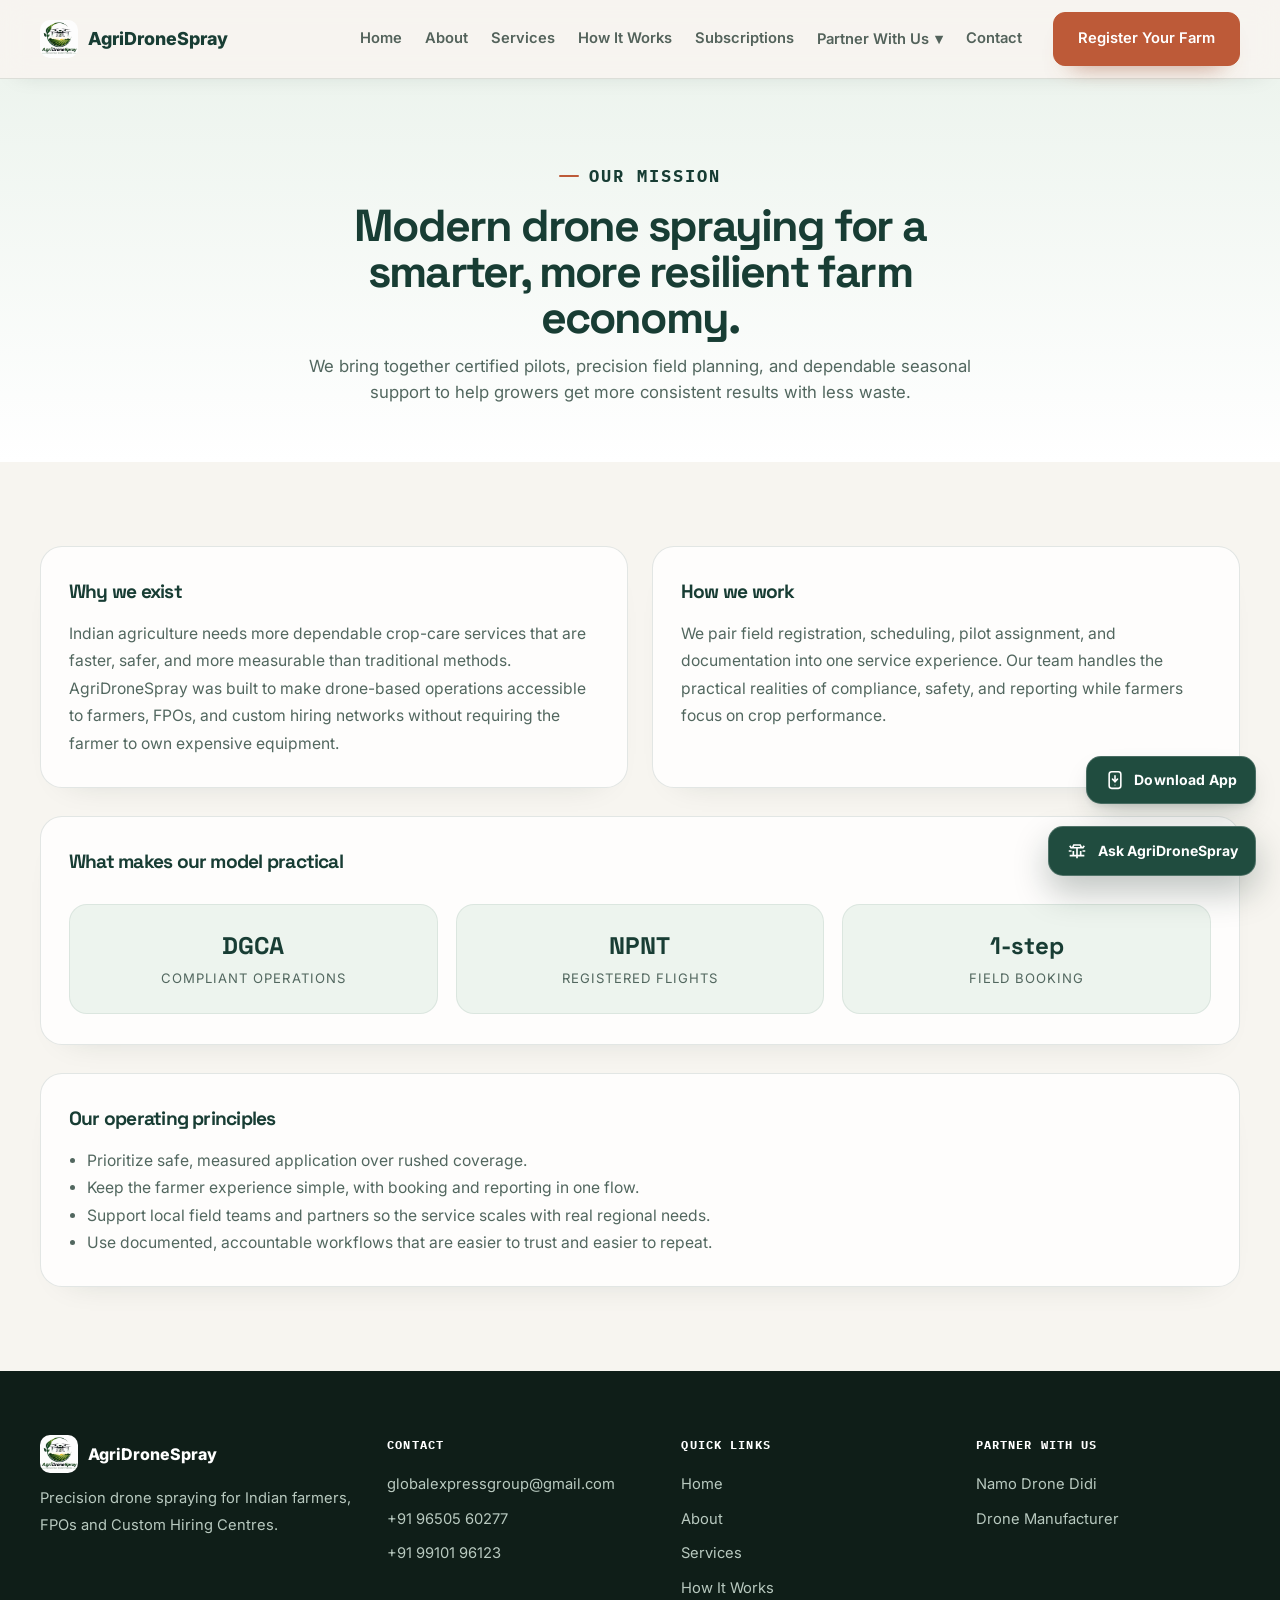
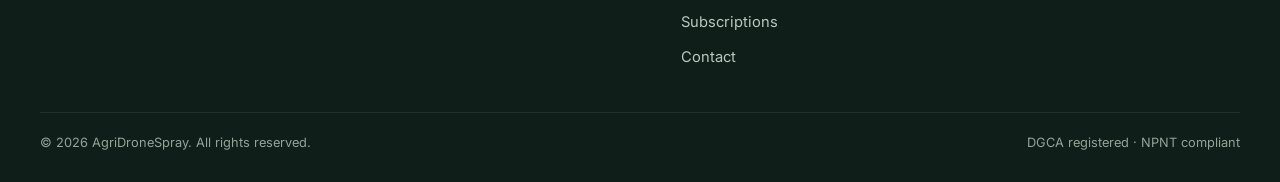
<file: about.html>
<!DOCTYPE html>
<html lang="en">
<head>
  <meta charset="UTF-8">
  <meta name="viewport" content="width=device-width, initial-scale=1.0">
  <meta name="description" content="Learn about AgriDroneSpray, our mission, certifications, and working model for precision drone spraying across Indian agricultural fields.">
  <title>About | AgriDroneSpray</title>
  <link rel="icon" type="image/png" href="images/agrilogo.png">
  <link rel="preconnect" href="https://fonts.googleapis.com">
  <link rel="preconnect" href="https://fonts.gstatic.com" crossorigin>
  <link href="https://fonts.googleapis.com/css2?family=Space+Grotesk:wght@500;600;700;800&family=Inter:wght@400;500;600;700;800&family=IBM+Plex+Mono:wght@500;600;700&display=swap" rel="stylesheet">
  <link rel="stylesheet" href="style.css">
</head>
<body>
  <header class="site-header">
    <div class="container nav-shell">
      <a class="brand" href="index.html" aria-label="AgriDroneSpray home">
        <img src="images/agrilogo.png" alt="AgriDroneSpray logo" class="brand-mark">
        <span>AgriDroneSpray</span>
      </a>

      <button class="mobile-menu-toggle" type="button" aria-label="Toggle navigation" aria-expanded="false">
        <span></span><span></span><span></span>
      </button>

      <nav class="site-nav" aria-label="Main navigation">
        <a href="index.html">Home</a>
        <a href="about.html">About</a>
        <a href="services.html">Services</a>
        <a href="how-it-works.html">How It Works</a>
        <a href="subscriptions.html">Subscriptions</a>
        <div class="dropdown" id="partner-dropdown">
          <button class="dropdown-toggle" type="button" aria-expanded="false">Partner With Us <span>▾</span></button>
          <div class="dropdown-menu">
            <a href="https://docs.google.com/forms/d/e/1FAIpQLSezo7x4SZkI5Ug528nwZWpwgu4HiYxoPdIJz7jRpflZesdfiA/viewform?usp=publish-editor" target="_blank" rel="noopener noreferrer">Namo Drone Didi<span class="sub-label">Register as a woman drone pilot</span></a>
            <a href="https://docs.google.com/forms/d/e/1FAIpQLSfd8u_MVBABeG5TDL6mk4-8PeZevK_sm74b-hEuBDDJDRCDsw/viewform?usp=publish-editor" target="_blank" rel="noopener noreferrer">Drone Manufacturer<span class="sub-label">Register as a hardware supplier</span></a>
          </div>
        </div>
        <a href="contact.html">Contact</a>
        <a class="btn btn-primary nav-cta" href="https://docs.google.com/forms/d/e/1FAIpQLScYnKKK-byx_Y8SdkagxnxbbaeSUS8AXygkr1INLG9EoblY4w/viewform?usp=publish-editor" target="_blank" rel="noopener noreferrer">Register Your Farm</a>
      </nav>
    </div>
  </header>

  <main>
    <section class="page-intro">
      <div class="container">
        <p class="eyebrow dark">Our mission</p>
        <h1>Modern drone spraying for a smarter, more resilient farm economy.</h1>
        <p>We bring together certified pilots, precision field planning, and dependable seasonal support to help growers get more consistent results with less waste.</p>
      </div>
    </section>

    <section class="page-content">
      <div class="container stack-section">
        <div class="mission-grid">
          <article class="content-card">
            <h3>Why we exist</h3>
            <p>Indian agriculture needs more dependable crop-care services that are faster, safer, and more measurable than traditional methods. AgriDroneSpray was built to make drone-based operations accessible to farmers, FPOs, and custom hiring networks without requiring the farmer to own expensive equipment.</p>
          </article>
          <article class="content-card">
            <h3>How we work</h3>
            <p>We pair field registration, scheduling, pilot assignment, and documentation into one service experience. Our team handles the practical realities of compliance, safety, and reporting while farmers focus on crop performance.</p>
          </article>
        </div>

        <div class="content-card">
          <h3>What makes our model practical</h3>
          <div class="metrics-row">
            <div class="metric-box"><strong>DGCA</strong><span>compliant operations</span></div>
            <div class="metric-box"><strong>NPNT</strong><span>registered flights</span></div>
            <div class="metric-box"><strong>1-step</strong><span>field booking</span></div>
          </div>
        </div>

        <div class="content-card">
          <h3>Our operating principles</h3>
          <ul>
            <li>Prioritize safe, measured application over rushed coverage.</li>
            <li>Keep the farmer experience simple, with booking and reporting in one flow.</li>
            <li>Support local field teams and partners so the service scales with real regional needs.</li>
            <li>Use documented, accountable workflows that are easier to trust and easier to repeat.</li>
          </ul>
        </div>
      </div>
    </section>
  </main>

  <footer class="site-footer">
    <div class="container footer-grid">
      <div>
        <div class="footer-brand">
          <img src="images/agrilogo.png" alt="AgriDroneSpray logo" class="brand-mark">
          <span>AgriDroneSpray</span>
        </div>
        <p>Precision drone spraying for Indian farmers, FPOs and Custom Hiring Centres.</p>
      </div>

      <div>
        <h4>Contact</h4>
        <a href="mailto:globalexpressgroup@gmail.com">globalexpressgroup@gmail.com</a>
        <a href="tel:+919650560277">+91 96505 60277</a>
        <a href="tel:+919910196123">+91 99101 96123</a>
      </div>

      <div>
        <h4>Quick Links</h4>
        <a href="index.html">Home</a>
        <a href="about.html">About</a>
        <a href="services.html">Services</a>
        <a href="how-it-works.html">How It Works</a>
        <a href="subscriptions.html">Subscriptions</a>
        <a href="contact.html">Contact</a>
      </div>

      <div>
        <h4>Partner With Us</h4>
        <a href="https://docs.google.com/forms/d/e/1FAIpQLSezo7x4SZkI5Ug528nwZWpwgu4HiYxoPdIJz7jRpflZesdfiA/viewform?usp=publish-editor" target="_blank" rel="noopener noreferrer">Namo Drone Didi</a>
        <a href="https://docs.google.com/forms/d/e/1FAIpQLSfd8u_MVBABeG5TDL6mk4-8PeZevK_sm74b-hEuBDDJDRCDsw/viewform?usp=publish-editor" target="_blank" rel="noopener noreferrer">Drone Manufacturer</a>
      </div>
    </div>

    <div class="container bottom-bar">
      <span>© 2026 AgriDroneSpray. All rights reserved.</span>
      <span>DGCA registered · NPNT compliant</span>
    </div>
  </footer>

  <script src="script.js"></script>
  <!-- AgriDroneSpray App Download CTA — floating above chatbot -->
  <a id="ads-app-download-cta" class="ads-app-download-cta" href="/AgriDroneSpray.apk" download="AgriDroneSpray.apk" aria-label="Download AgriDroneSpray Android App">
    <svg class="ads-app-cta-icon" viewBox="0 0 24 24" aria-hidden="true" fill="none" stroke="currentColor" stroke-width="1.9" stroke-linecap="round" stroke-linejoin="round"><rect x="5" y="2" width="14" height="20" rx="3" ry="3"/><line x1="12" y1="7" x2="12" y2="14"/><polyline points="9 11 12 14 15 11"/><circle cx="12" cy="18" r="0.6" fill="currentColor" stroke="none"/></svg>
    <span class="ads-app-cta-label">Download App</span>
  </a>

  <script src="chatbot.js"></script>
</body>
</html>
</file>
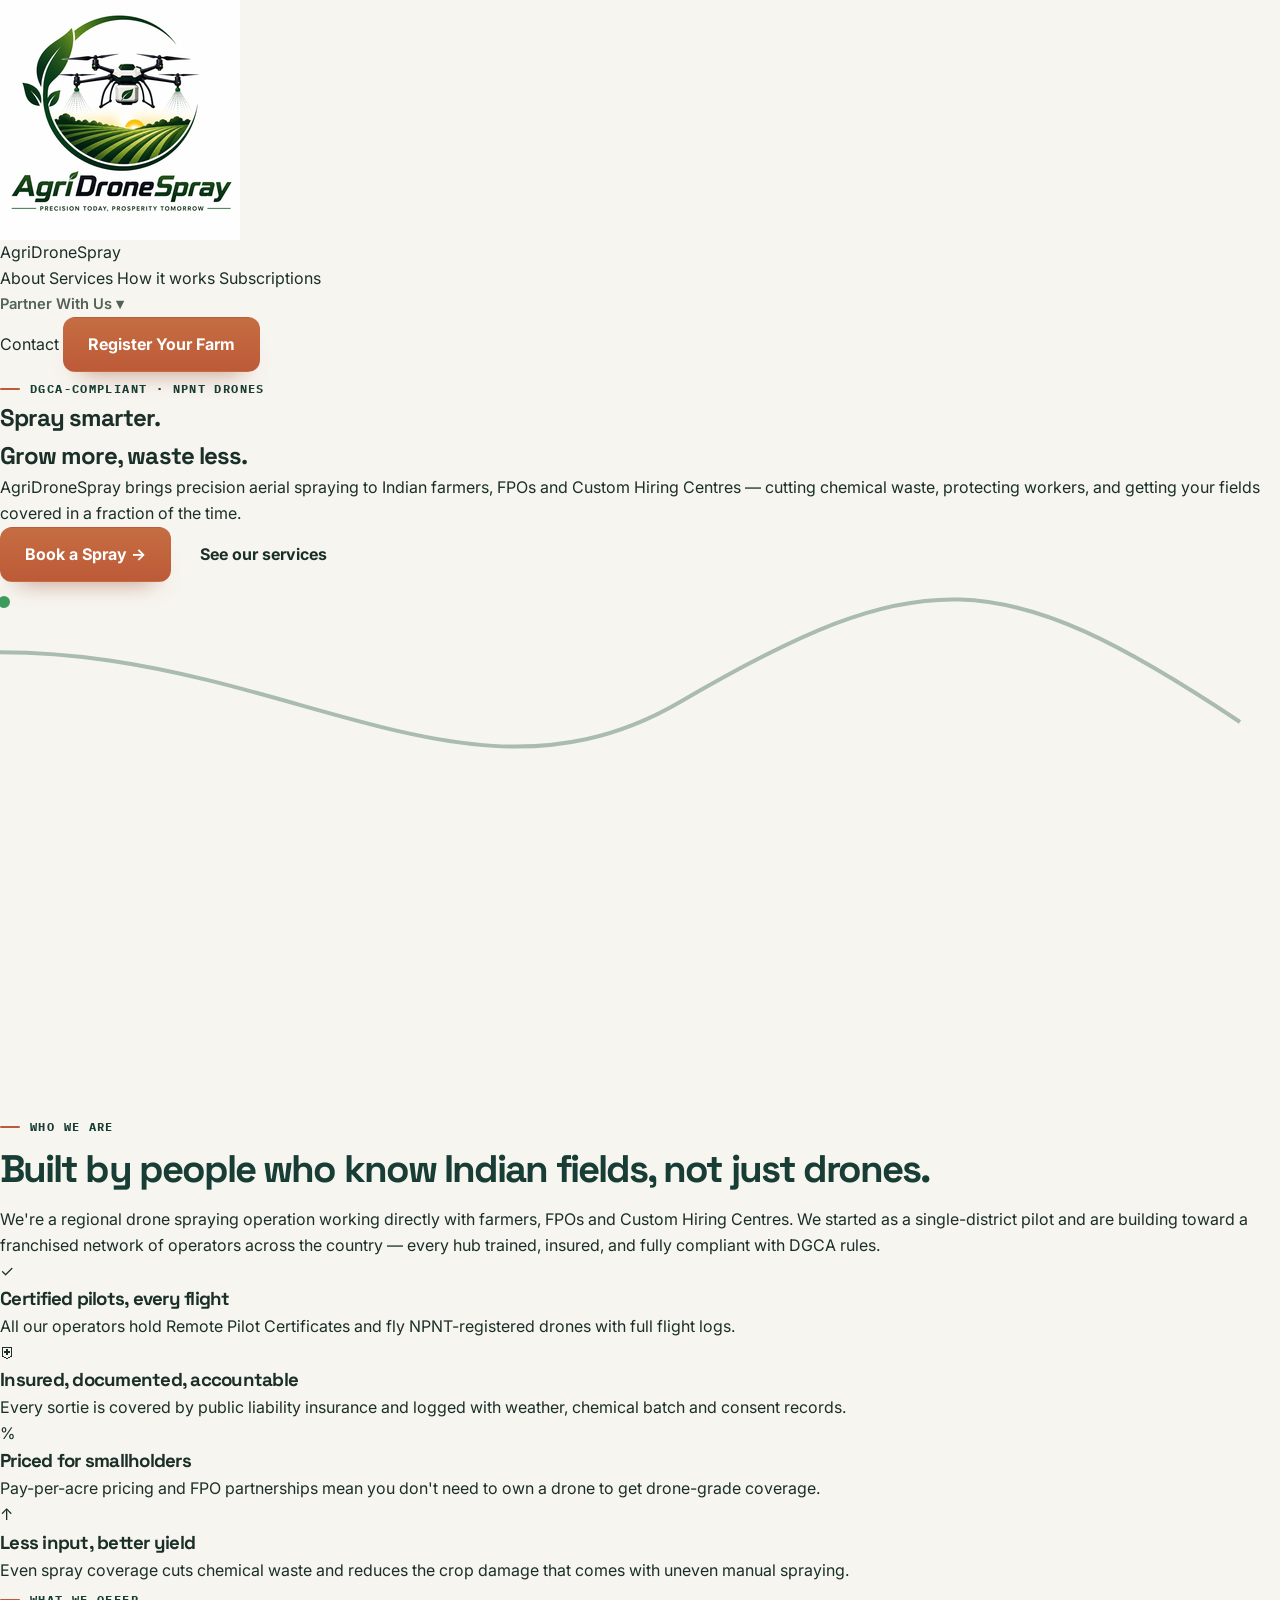
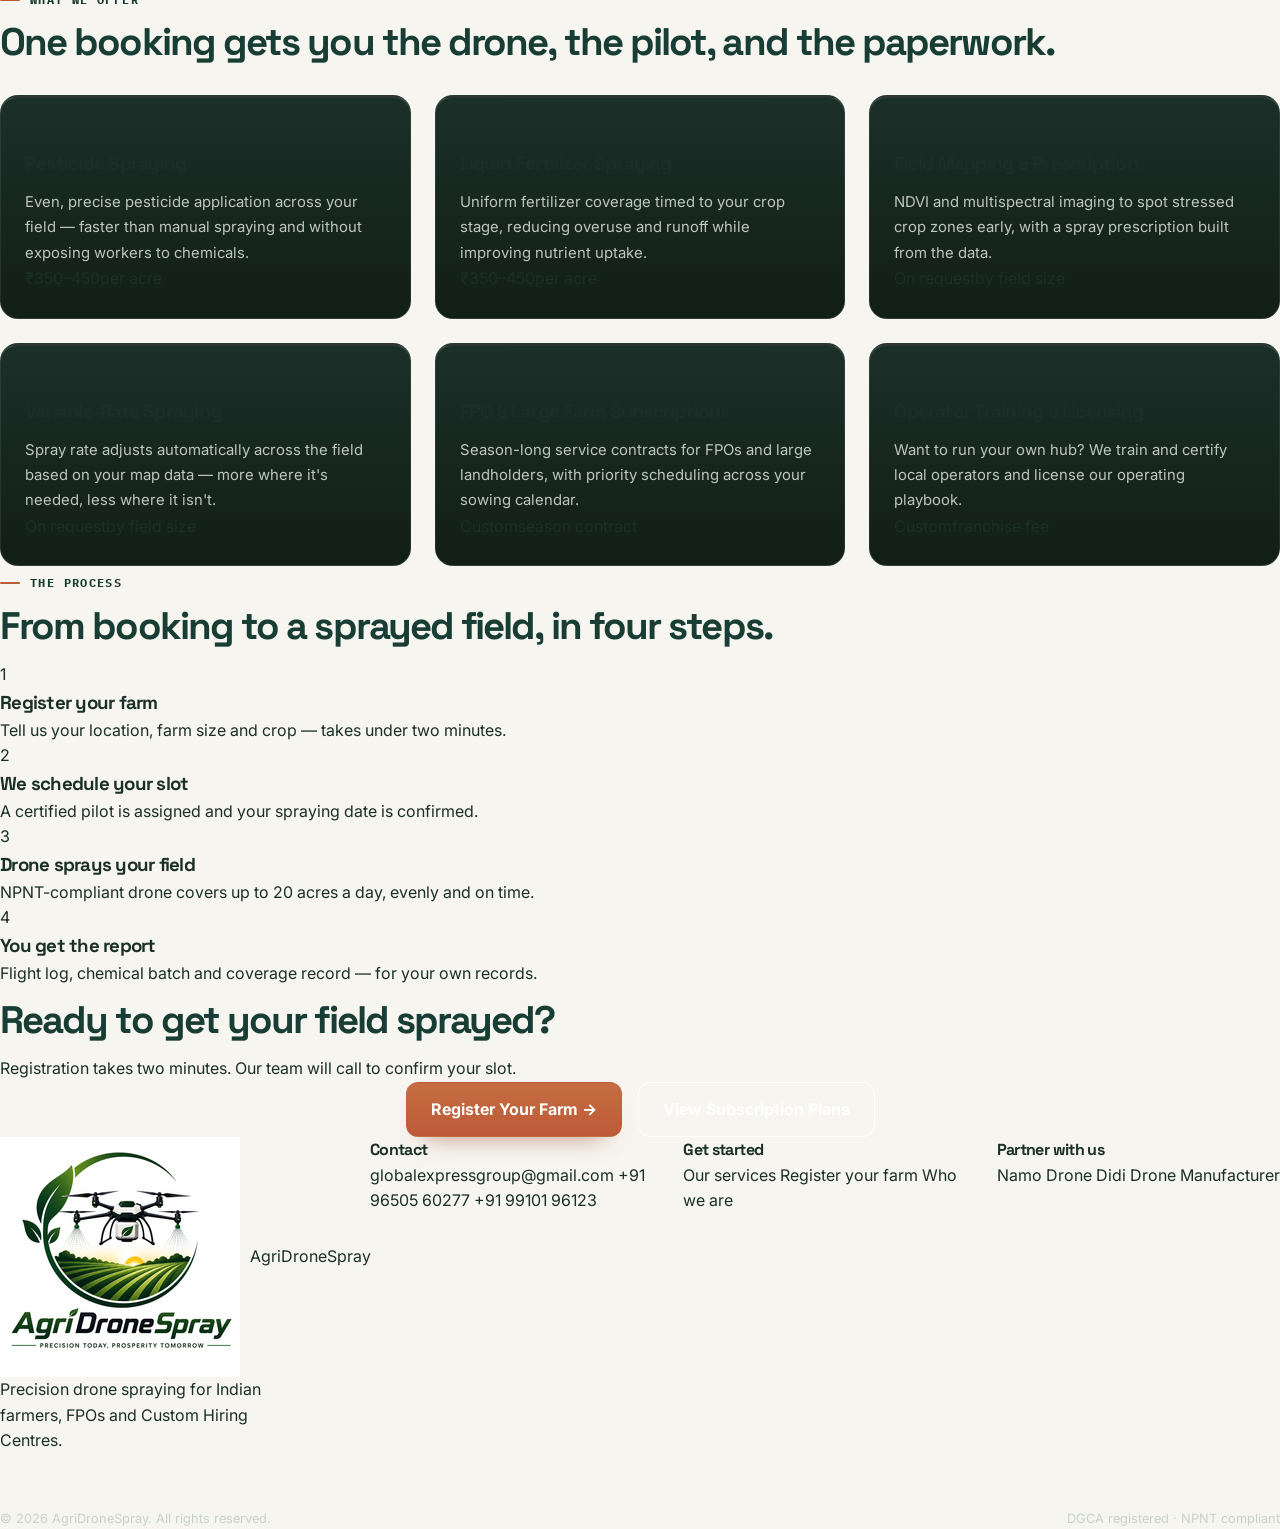
<file: agridronespray.html>
<!DOCTYPE html>
<html lang="en">
<head>
<meta charset="UTF-8">
<meta name="viewport" content="width=device-width, initial-scale=1.0">
<title>AgriDroneSpray — Precision Drone Spraying for Indian Farms</title>
<link rel="icon" type="image/png" href="images/agrilogo.png">
<link rel="preconnect" href="https://fonts.googleapis.com">
<link href="https://fonts.googleapis.com/css2?family=Space+Grotesk:wght@500;600;700&family=Inter:wght@400;500;600;700&family=IBM+Plex+Mono:wght@500&display=swap" rel="stylesheet">
<link rel="stylesheet" href="style.css">
</head>
<body>
<div id="home-page">

  <nav>
    <div class="logo">
    <img src="images/agrilogo.png" alt="Agri Logo" class="logo-mark">
      AgriDroneSpray
    </div>
    <div class="nav-links">
      <a class="link" href="#about">About</a>
      <a class="link" href="#services">Services</a>
      <a class="link" href="#how">How it works</a>
      <a class="link" onclick="showPage('subscribe')" style="cursor:pointer;">Subscriptions</a>
      <div class="dropdown" id="partner-dropdown">
        <a class="link dropdown-toggle" onclick="toggleDropdown(event)">Partner With Us ▾</a>
        <div class="dropdown-menu">
          <a href="https://docs.google.com/forms/d/e/1FAIpQLSezo7x4SZkI5Ug528nwZWpwgu4HiYxoPdIJz7jRpflZesdfiA/viewform?usp=publish-editor" target="_blank" rel="noopener noreferrer">Namo Drone Didi<span class="sub-label">Register as a woman drone pilot</span></a>
          <a href="https://docs.google.com/forms/d/e/1FAIpQLSfd8u_MVBABeG5TDL6mk4-8PeZevK_sm74b-hEuBDDJDRCDsw/viewform?usp=publish-editor" target="_blank" rel="noopener noreferrer">Drone Manufacturer<span class="sub-label">Register as a hardware supplier</span></a>
        </div>
      </div>
      <a class="link" href="#contact">Contact</a>
      <a class="btn btn-primary" href="https://docs.google.com/forms/d/e/1FAIpQLScYnKKK-byx_Y8SdkagxnxbbaeSUS8AXygkr1INLG9EoblY4w/viewform?usp=publish-editor" target="_blank" rel="noopener noreferrer">Register Your Farm</a>
    </div>
  </nav>

  <section class="hero">
    <div>
      <div class="eyebrow">DGCA-compliant · NPNT drones</div>
      <h1>Spray smarter.<br>Grow <span class="hl">more</span>, waste less.</h1>
      <p class="sub">AgriDroneSpray brings precision aerial spraying to Indian farmers, FPOs and Custom Hiring Centres — cutting chemical waste, protecting workers, and getting your fields covered in a fraction of the time.</p>
      <div class="hero-ctas">
        <a class="btn btn-primary" href="https://docs.google.com/forms/d/e/1FAIpQLScYnKKK-byx_Y8SdkagxnxbbaeSUS8AXygkr1INLG9EoblY4w/viewform?usp=publish-editor" target="_blank" rel="noopener noreferrer">Book a Spray →</a>
        <a class="btn btn-outline" href="#services">See our services</a>
      </div>

    </div>

    <div class="scene" aria-hidden="true">
      <div class="field-rows"></div>
      <svg class="flight-path" viewBox="0 0 640 260" width="100%" height="100%">
        <path class="path-line" d="M -60 40 C 120 10, 220 130, 340 60 S 500 -10, 620 70" stroke="#1B4D3E" stroke-width="2" fill="none" opacity="0.35"/>
        <g class="drone-group">
          <g transform="translate(-18,-14)">
            <circle cx="0" cy="24" r="3" fill="#3E9B5C" class="droplet"/>
            <circle cx="10" cy="24" r="3" fill="#3E9B5C" class="droplet"/>
            <circle cx="20" cy="24" r="3" fill="#3E9B5C" class="droplet"/>
            <line x1="-4" y1="4" x2="36" y2="4" stroke="#152A1F" stroke-width="2"/>
            <line x1="16" y1="-6" x2="16" y2="14" stroke="#152A1F" stroke-width="2"/>
            <circle cx="-4" cy="4" r="6" fill="none" stroke="#1B4D3E" stroke-width="2"/>
            <circle cx="36" cy="4" r="6" fill="none" stroke="#1B4D3E" stroke-width="2"/>
            <rect x="10" y="2" width="12" height="8" rx="2" fill="#E3A63E"/>
          </g>
        </g>
      </svg>
    </div>
  </section>


  <section class="about" id="about">
    <div class="about-grid">
      <div>
        <div class="eyebrow">Who we are</div>
        <h2>Built by people who know Indian fields, not just drones.</h2>
        <p class="about-lead" style="margin-top:18px;">We're a regional drone spraying operation working directly with farmers, FPOs and Custom Hiring Centres. We started as a single-district pilot and are building toward a franchised network of operators across the country — every hub trained, insured, and fully compliant with DGCA rules.</p>
      </div>
      <div class="value-list">
        <div class="value-item">
          <div class="value-icon" style="background:var(--cobalt);">✓</div>
          <div><h3>Certified pilots, every flight</h3><p>All our operators hold Remote Pilot Certificates and fly NPNT-registered drones with full flight logs.</p></div>
        </div>
        <div class="value-item">
          <div class="value-icon" style="background:var(--leaf);">⛨</div>
          <div><h3>Insured, documented, accountable</h3><p>Every sortie is covered by public liability insurance and logged with weather, chemical batch and consent records.</p></div>
        </div>
        <div class="value-item">
          <div class="value-icon" style="background:var(--marigold); color:var(--ink);">%</div>
          <div><h3>Priced for smallholders</h3><p>Pay-per-acre pricing and FPO partnerships mean you don't need to own a drone to get drone-grade coverage.</p></div>
        </div>
        <div class="value-item">
          <div class="value-icon" style="background:var(--chili);">↑</div>
          <div><h3>Less input, better yield</h3><p>Even spray coverage cuts chemical waste and reduces the crop damage that comes with uneven manual spraying.</p></div>
        </div>
      </div>
    </div>
  </section>

 
  <section class="services" id="services">
    <div class="eyebrow">What we offer</div>
    <h2>One booking gets you the drone, the pilot, and the paperwork.</h2>
    <div class="service-grid">
      <div class="service-card">
        <span class="tag tag-core">Core service</span>
        <h3>Pesticide Spraying</h3>
        <p>Even, precise pesticide application across your field — faster than manual spraying and without exposing workers to chemicals.</p>
        <div class="price-row"><span class="price">₹350–450</span><span class="price-unit">per acre</span></div>
      </div>
      <div class="service-card">
        <span class="tag tag-core">Core service</span>
        <h3>Liquid Fertilizer Spraying</h3>
        <p>Uniform fertilizer coverage timed to your crop stage, reducing overuse and runoff while improving nutrient uptake.</p>
        <div class="price-row"><span class="price">₹350–450</span><span class="price-unit">per acre</span></div>
      </div>
      <div class="service-card">
        <span class="tag tag-premium">Premium</span>
        <h3>Field Mapping & Prescription</h3>
        <p>NDVI and multispectral imaging to spot stressed crop zones early, with a spray prescription built from the data.</p>
        <div class="price-row"><span class="price">On request</span><span class="price-unit">by field size</span></div>
      </div>
      <div class="service-card">
        <span class="tag tag-premium">Premium</span>
        <h3>Variable-Rate Spraying</h3>
        <p>Spray rate adjusts automatically across the field based on your map data — more where it's needed, less where it isn't.</p>
        <div class="price-row"><span class="price">On request</span><span class="price-unit">by field size</span></div>
      </div>
      <div class="service-card">
        <span class="tag tag-premium">Premium</span>
        <h3>FPO & Large Farm Subscriptions</h3>
        <p>Season-long service contracts for FPOs and large landholders, with priority scheduling across your sowing calendar.</p>
        <div class="price-row"><span class="price">Custom</span><span class="price-unit">season contract</span></div>
      </div>
      <div class="service-card">
        <span class="tag tag-premium">Premium</span>
        <h3>Operator Training & Licensing</h3>
        <p>Want to run your own hub? We train and certify local operators and license our operating playbook.</p>
        <div class="price-row"><span class="price">Custom</span><span class="price-unit">franchise fee</span></div>
      </div>
    </div>
  </section>

  
  <section class="how" id="how">
    <div class="eyebrow">The process</div>
    <h2>From booking to a sprayed field, in four steps.</h2>
    <div class="steps">
      <div class="step">
        <div class="step-num">1</div>
        <h3>Register your farm</h3>
        <p>Tell us your location, farm size and crop — takes under two minutes.</p>
      </div>
      <div class="step">
        <div class="step-num">2</div>
        <h3>We schedule your slot</h3>
        <p>A certified pilot is assigned and your spraying date is confirmed.</p>
      </div>
      <div class="step">
        <div class="step-num">3</div>
        <h3>Drone sprays your field</h3>
        <p>NPNT-compliant drone covers up to 20 acres a day, evenly and on time.</p>
      </div>
      <div class="step">
        <div class="step-num">4</div>
        <h3>You get the report</h3>
        <p>Flight log, chemical batch and coverage record — for your own records.</p>
      </div>
    </div>
  </section>

 
  <section class="cta-band">
    <h2>Ready to get your field sprayed?</h2>
    <p>Registration takes two minutes. Our team will call to confirm your slot.</p>
    <div style="display:flex; gap:16px; justify-content:center; flex-wrap:wrap;">
      <a class="btn btn-primary" href="https://docs.google.com/forms/d/e/1FAIpQLScYnKKK-byx_Y8SdkagxnxbbaeSUS8AXygkr1INLG9EoblY4w/viewform?usp=publish-editor" target="_blank" rel="noopener noreferrer">Register Your Farm →</a>
      <a class="btn btn-outline" style="border-color:white; color:white;" onclick="showPage('subscribe')">View Subscription Plans</a>
    </div>
  </section>

 
  <footer id="contact">
    <div class="footer-grid">
      <div>
        <div class="footer-logo" style="display:flex; align-items:center; gap:10px;">
          <img src="images/agrilogo.png" alt="Agri Logo" class="logo-mark">
          AgriDroneSpray
        </div>
        <p style="max-width:280px;">Precision drone spraying for Indian farmers, FPOs and Custom Hiring Centres.</p>
      </div>
      <div>
        <h4>Contact</h4>
        <a href="mailto:globalexpressgroup@gmail.com">globalexpressgroup@gmail.com</a>
        <a href="tel:+919650560277">+91 96505 60277</a>
        <a href="tel:+919910196123">+91 99101 96123</a>
      </div>
      <div>
        <h4>Get started</h4>
        <a href="#services">Our services</a>
        <a href="https://docs.google.com/forms/d/e/1FAIpQLScYnKKK-byx_Y8SdkagxnxbbaeSUS8AXygkr1INLG9EoblY4w/viewform?usp=publish-editor" target="_blank" rel="noopener noreferrer">Register your farm</a>
        <a href="#about">Who we are</a>
      </div>
      <div>
        <h4>Partner with us</h4>
        <a href="https://docs.google.com/forms/d/e/1FAIpQLSezo7x4SZkI5Ug528nwZWpwgu4HiYxoPdIJz7jRpflZesdfiA/viewform?usp=publish-editor" target="_blank" rel="noopener noreferrer">Namo Drone Didi</a>
        <a href="https://docs.google.com/forms/d/e/1FAIpQLSfd8u_MVBABeG5TDL6mk4-8PeZevK_sm74b-hEuBDDJDRCDsw/viewform?usp=publish-editor" target="_blank" rel="noopener noreferrer">Drone Manufacturer</a>
      </div>
    </div>
    <div class="bottom-bar">
      <span>© 2026 AgriDroneSpray. All rights reserved.</span>
      <span>DGCA registered · NPNT compliant</span>
    </div>
  </footer>
</div>

<div id="subscribe-page">
  <nav>
    <div class="logo">
      <img src="images/agrilogo.png" alt="Agri Logo" class="logo-mark">
      AgriDroneSpray
    </div>
    <div class="nav-links">
      <a class="btn btn-outline" onclick="showPage('home')">← Back to Home</a>
    </div>
  </nav>

  <div class="plans-hero">
    <div class="eyebrow" style="justify-content:center;">Subscription plans</div>
    <h1>Pick a plan, we'll cover the rest of the season</h1>
    <p>Subscribe once and skip re-booking for every spray — our team confirms each visit with you in advance.</p>
  </div>

  <div class="plans-grid" id="plans-grid">
    <div class="plan-card">
      <h3>Pay-As-You-Spray</h3>
      <p class="plan-desc">No commitment — book and pay for each visit as you need it.</p>
      <div class="plan-price">₹350–450<span class="unit"> / acre / visit</span></div>
      <ul class="plan-features">
        <li>Pesticide or fertilizer spraying</li>
        <li>Certified pilot & NPNT-compliant drone</li>
        <li>Flight log & coverage report</li>
        <li>Book any time, no lock-in</li>
      </ul>
      <button class="btn btn-outline btn-block" onclick="openSubscriptionForm('Pay-As-You-Spray')">Subscribe Now</button>
    </div>

    <div class="plan-card featured">
      <span class="plan-badge">Most popular</span>
      <h3>Seasonal Plan</h3>
      <p class="plan-desc">Two scheduled sprayings across your crop's growth cycle, at a discounted rate.</p>
      <div class="plan-price">₹640<span class="unit"> / acre / season</span></div>
      <ul class="plan-features">
        <li>2 sprayings across the season</li>
        <li>Priority scheduling over pay-per-visit</li>
        <li>Free field consultation before first visit</li>
        <li>Locked-in seasonal rate</li>
      </ul>
      <button class="btn btn-primary btn-block" onclick="openSubscriptionForm('Seasonal Plan')">Subscribe Now</button>
    </div>

    <div class="plan-card">
      <h3>Annual Grower Plan</h3>
      <p class="plan-desc">Best for multi-crop farms and FPOs spraying across more than one season a year.</p>
      <div class="plan-price">₹1,150<span class="unit"> / acre / year</span></div>
      <ul class="plan-features">
        <li>Up to 4 sprayings across the year</li>
        <li>Top priority scheduling</li>
        <li>Free NDVI field map, once a year</li>
        <li>Dedicated account contact</li>
      </ul>
      <button class="btn btn-outline btn-block" onclick="openSubscriptionForm('Annual Grower Plan')">Subscribe Now</button>
    </div>
  </div>
</div>

<script src="script.js"></script>
<script>
 
  var GOOGLE_FORMS = {
    subscription: "https://docs.google.com/forms/d/e/1FAIpQLScl67FDe9LzOm6SFFsbCEMr2iofjRhIvAct-5kkSAQ00BEtBw/viewform?usp=publish-editor"
  };

  function openSubscriptionForm(planName) {
    var url = GOOGLE_FORMS.subscription + "?usp=pp_url&entry.111111111=" + encodeURIComponent(planName);
    window.open(url, "_blank", "noopener,noreferrer");
  }
</script>

</body>
</html>
</file>
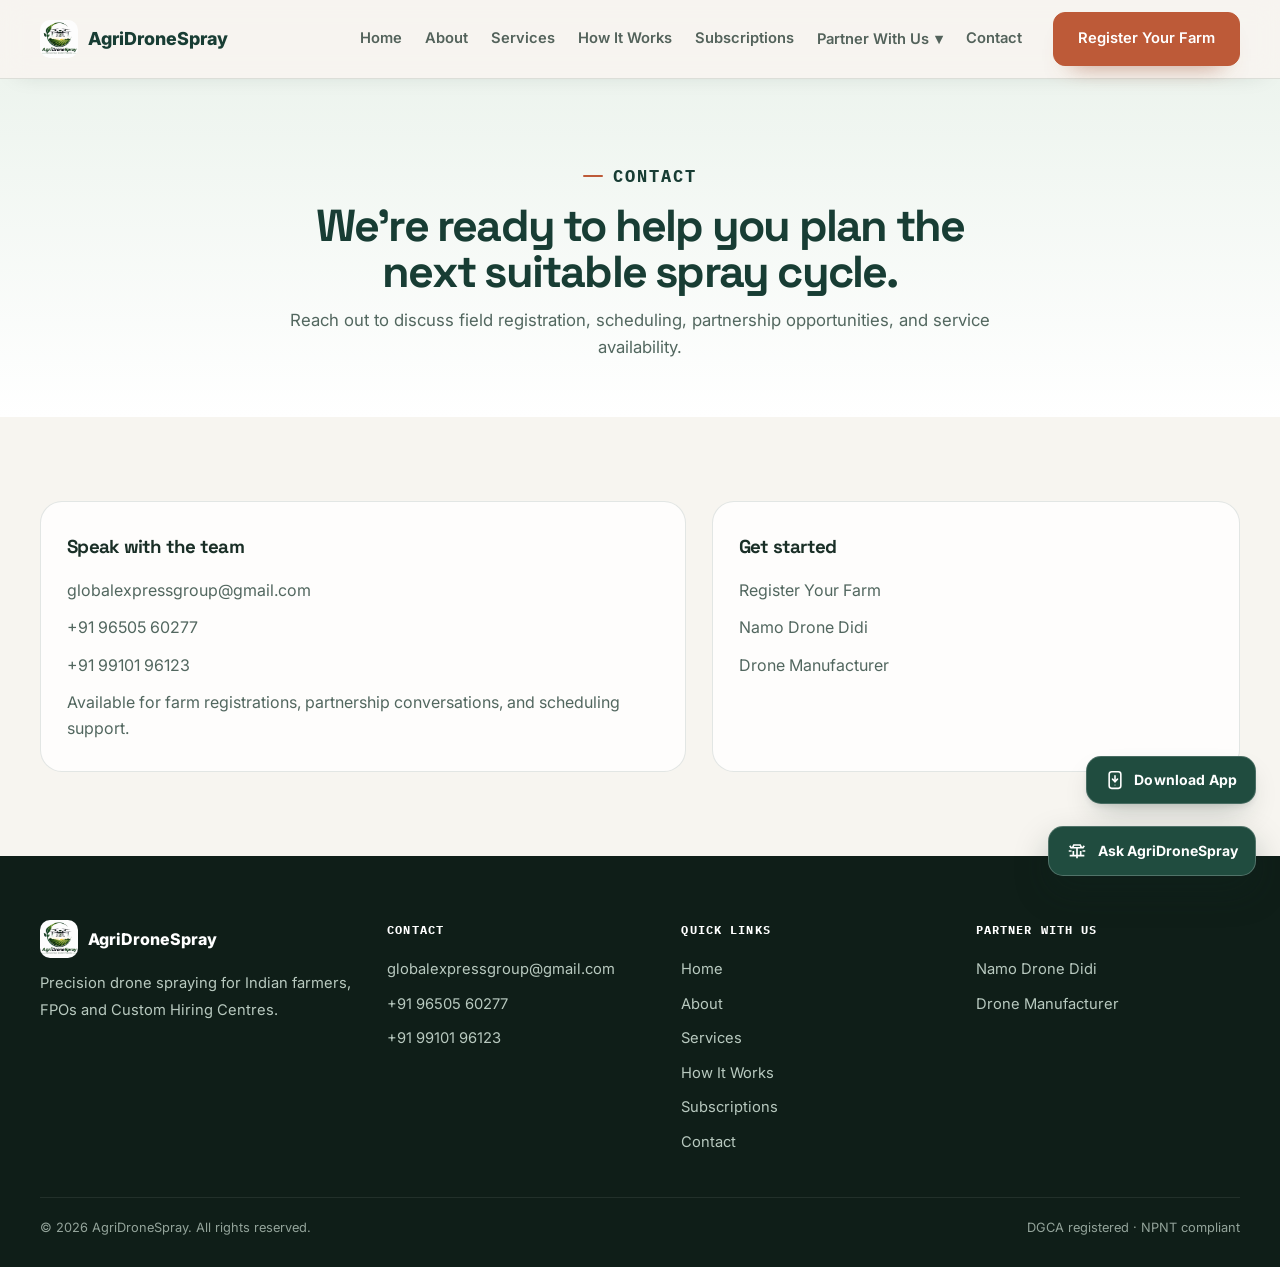
<file: contact.html>
<!DOCTYPE html>
<html lang="en">
<head>
  <meta charset="UTF-8">
  <meta name="viewport" content="width=device-width, initial-scale=1.0">
  <meta name="description" content="Contact AgriDroneSpray for precision drone spraying support, bookings, partnerships, and field planning in India.">
  <title>Contact | AgriDroneSpray</title>
  <link rel="icon" type="image/png" href="images/agrilogo.png">
  <link rel="preconnect" href="https://fonts.googleapis.com">
  <link rel="preconnect" href="https://fonts.gstatic.com" crossorigin>
  <link href="https://fonts.googleapis.com/css2?family=Space+Grotesk:wght@500;600;700;800&family=Inter:wght@400;500;600;700;800&family=IBM+Plex+Mono:wght@500;600;700&display=swap" rel="stylesheet">
  <link rel="stylesheet" href="style.css">
</head>
<body>
  <header class="site-header">
    <div class="container nav-shell">
      <a class="brand" href="index.html" aria-label="AgriDroneSpray home">
        <img src="images/agrilogo.png" alt="AgriDroneSpray logo" class="brand-mark">
        <span>AgriDroneSpray</span>
      </a>

      <button class="mobile-menu-toggle" type="button" aria-label="Toggle navigation" aria-expanded="false">
        <span></span><span></span><span></span>
      </button>

      <nav class="site-nav" aria-label="Main navigation">
        <a href="index.html">Home</a>
        <a href="about.html">About</a>
        <a href="services.html">Services</a>
        <a href="how-it-works.html">How It Works</a>
        <a href="subscriptions.html">Subscriptions</a>
        <div class="dropdown" id="partner-dropdown">
          <button class="dropdown-toggle" type="button" aria-expanded="false">Partner With Us <span>▾</span></button>
          <div class="dropdown-menu">
            <a href="https://docs.google.com/forms/d/e/1FAIpQLSezo7x4SZkI5Ug528nwZWpwgu4HiYxoPdIJz7jRpflZesdfiA/viewform?usp=publish-editor" target="_blank" rel="noopener noreferrer">Namo Drone Didi<span class="sub-label">Register as a woman drone pilot</span></a>
            <a href="https://docs.google.com/forms/d/e/1FAIpQLSfd8u_MVBABeG5TDL6mk4-8PeZevK_sm74b-hEuBDDJDRCDsw/viewform?usp=publish-editor" target="_blank" rel="noopener noreferrer">Drone Manufacturer<span class="sub-label">Register as a hardware supplier</span></a>
          </div>
        </div>
        <a href="contact.html">Contact</a>
        <a class="btn btn-primary nav-cta" href="https://docs.google.com/forms/d/e/1FAIpQLScYnKKK-byx_Y8SdkagxnxbbaeSUS8AXygkr1INLG9EoblY4w/viewform?usp=publish-editor" target="_blank" rel="noopener noreferrer">Register Your Farm</a>
      </nav>
    </div>
  </header>

  <main>
    <section class="page-intro">
      <div class="container">
        <p class="eyebrow dark">Contact</p>
        <h1>We’re ready to help you plan the next suitable spray cycle.</h1>
        <p>Reach out to discuss field registration, scheduling, partnership opportunities, and service availability.</p>
      </div>
    </section>

    <section class="page-content">
      <div class="container contact-grid">
        <article class="contact-card">
          <h3>Speak with the team</h3>
          <div class="contact-list">
            <a href="mailto:globalexpressgroup@gmail.com">globalexpressgroup@gmail.com</a>
            <a href="tel:+919650560277">+91 96505 60277</a>
            <a href="tel:+919910196123">+91 99101 96123</a>
            <span>Available for farm registrations, partnership conversations, and scheduling support.</span>
          </div>
        </article>

        <article class="contact-card">
          <h3>Get started</h3>
          <div class="contact-list">
            <a href="https://docs.google.com/forms/d/e/1FAIpQLScYnKKK-byx_Y8SdkagxnxbbaeSUS8AXygkr1INLG9EoblY4w/viewform?usp=publish-editor" target="_blank" rel="noopener noreferrer">Register Your Farm</a>
            <a href="https://docs.google.com/forms/d/e/1FAIpQLSezo7x4SZkI5Ug528nwZWpwgu4HiYxoPdIJz7jRpflZesdfiA/viewform?usp=publish-editor" target="_blank" rel="noopener noreferrer">Namo Drone Didi</a>
            <a href="https://docs.google.com/forms/d/e/1FAIpQLSfd8u_MVBABeG5TDL6mk4-8PeZevK_sm74b-hEuBDDJDRCDsw/viewform?usp=publish-editor" target="_blank" rel="noopener noreferrer">Drone Manufacturer</a>
          </div>
        </article>
      </div>
    </section>
  </main>

  <footer class="site-footer">
    <div class="container footer-grid">
      <div>
        <div class="footer-brand">
          <img src="images/agrilogo.png" alt="AgriDroneSpray logo" class="brand-mark">
          <span>AgriDroneSpray</span>
        </div>
        <p>Precision drone spraying for Indian farmers, FPOs and Custom Hiring Centres.</p>
      </div>

      <div>
        <h4>Contact</h4>
        <a href="mailto:globalexpressgroup@gmail.com">globalexpressgroup@gmail.com</a>
        <a href="tel:+919650560277">+91 96505 60277</a>
        <a href="tel:+919910196123">+91 99101 96123</a>
      </div>

      <div>
        <h4>Quick Links</h4>
        <a href="index.html">Home</a>
        <a href="about.html">About</a>
        <a href="services.html">Services</a>
        <a href="how-it-works.html">How It Works</a>
        <a href="subscriptions.html">Subscriptions</a>
        <a href="contact.html">Contact</a>
      </div>

      <div>
        <h4>Partner With Us</h4>
        <a href="https://docs.google.com/forms/d/e/1FAIpQLSezo7x4SZkI5Ug528nwZWpwgu4HiYxoPdIJz7jRpflZesdfiA/viewform?usp=publish-editor" target="_blank" rel="noopener noreferrer">Namo Drone Didi</a>
        <a href="https://docs.google.com/forms/d/e/1FAIpQLSfd8u_MVBABeG5TDL6mk4-8PeZevK_sm74b-hEuBDDJDRCDsw/viewform?usp=publish-editor" target="_blank" rel="noopener noreferrer">Drone Manufacturer</a>
      </div>
    </div>

    <div class="container bottom-bar">
      <span>© 2026 AgriDroneSpray. All rights reserved.</span>
      <span>DGCA registered · NPNT compliant</span>
    </div>
  </footer>

  <script src="script.js"></script>
  <!-- AgriDroneSpray App Download CTA — floating above chatbot -->
  <a id="ads-app-download-cta" class="ads-app-download-cta" href="/AgriDroneSpray.apk" download="AgriDroneSpray.apk" aria-label="Download AgriDroneSpray Android App">
    <svg class="ads-app-cta-icon" viewBox="0 0 24 24" aria-hidden="true" fill="none" stroke="currentColor" stroke-width="1.9" stroke-linecap="round" stroke-linejoin="round"><rect x="5" y="2" width="14" height="20" rx="3" ry="3"/><line x1="12" y1="7" x2="12" y2="14"/><polyline points="9 11 12 14 15 11"/><circle cx="12" cy="18" r="0.6" fill="currentColor" stroke="none"/></svg>
    <span class="ads-app-cta-label">Download App</span>
  </a>

  <script src="chatbot.js"></script>
</body>
</html>
</file>
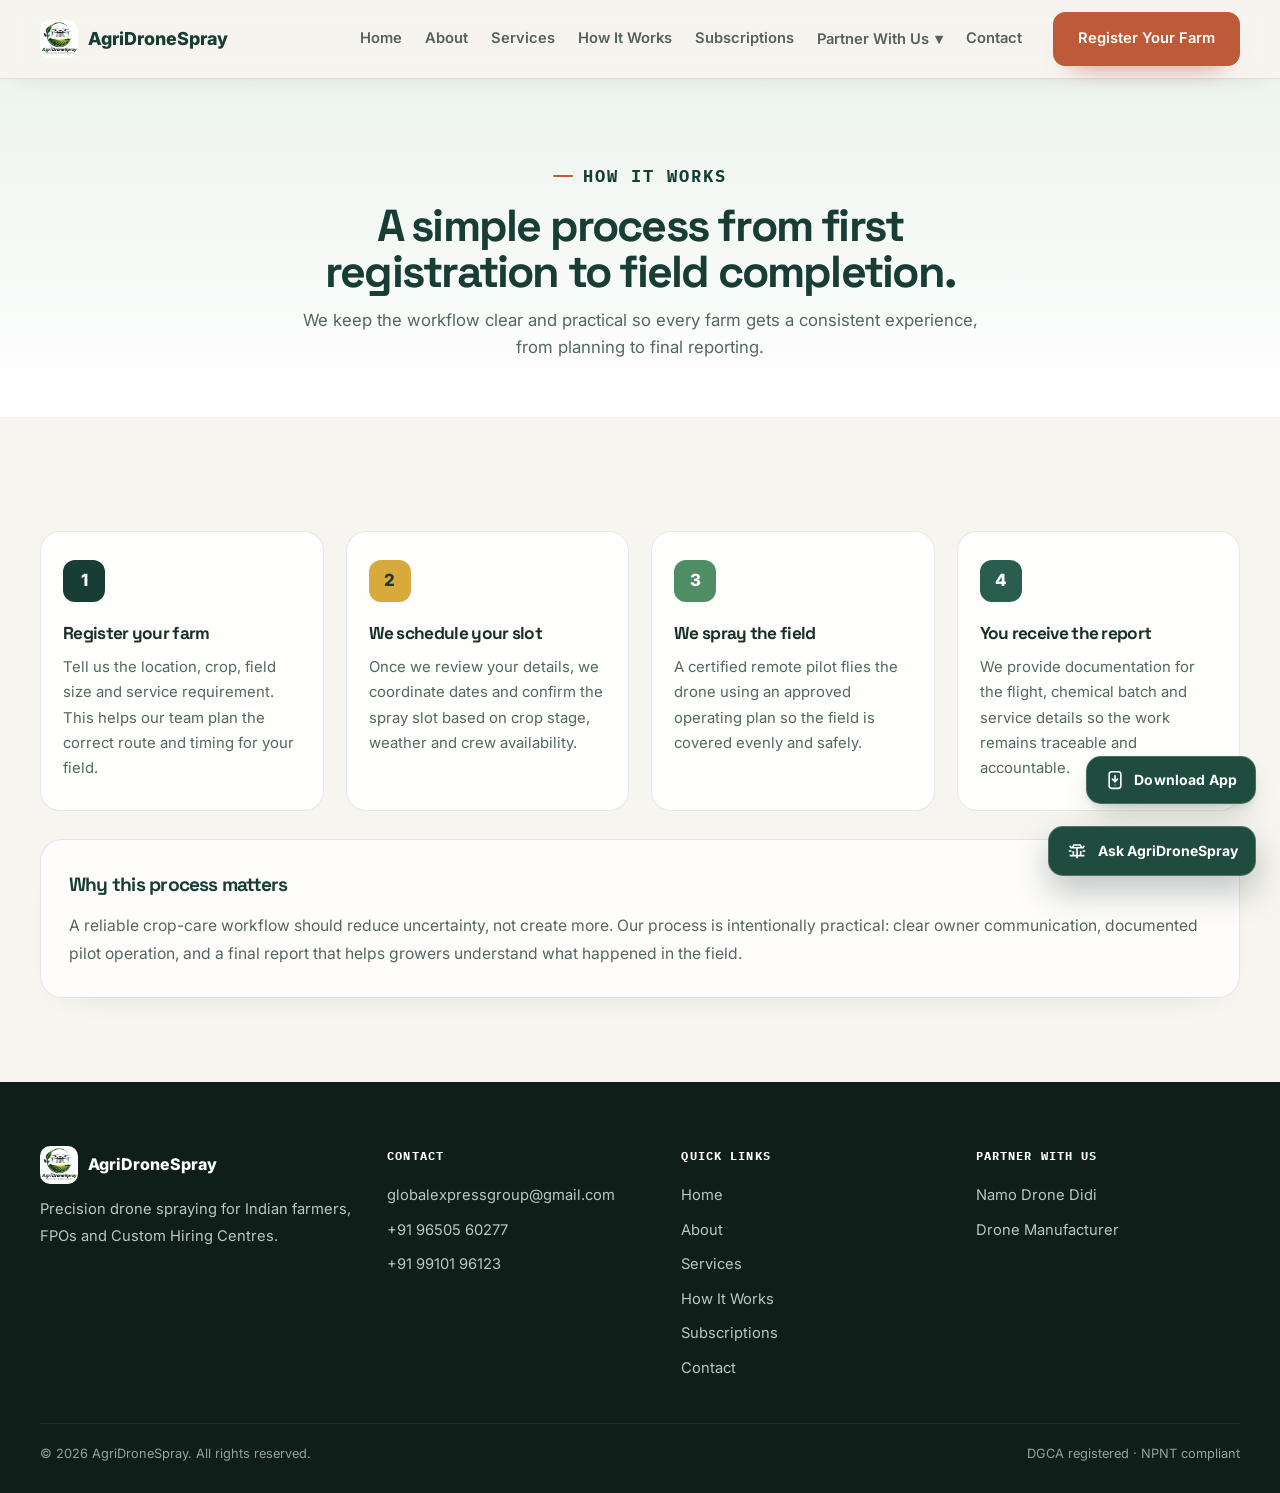
<file: how-it-works.html>
<!DOCTYPE html>
<html lang="en">
<head>
  <meta charset="UTF-8">
  <meta name="viewport" content="width=device-width, initial-scale=1.0">
  <meta name="description" content="Learn how AgriDroneSpray handles farm registration, scheduling, spraying, and reporting through a simple four-step process.">
  <title>How It Works | AgriDroneSpray</title>
  <link rel="icon" type="image/png" href="images/agrilogo.png">
  <link rel="preconnect" href="https://fonts.googleapis.com">
  <link rel="preconnect" href="https://fonts.gstatic.com" crossorigin>
  <link href="https://fonts.googleapis.com/css2?family=Space+Grotesk:wght@500;600;700;800&family=Inter:wght@400;500;600;700;800&family=IBM+Plex+Mono:wght@500;600;700&display=swap" rel="stylesheet">
  <link rel="stylesheet" href="style.css">
</head>
<body>
  <header class="site-header">
    <div class="container nav-shell">
      <a class="brand" href="index.html" aria-label="AgriDroneSpray home">
        <img src="images/agrilogo.png" alt="AgriDroneSpray logo" class="brand-mark">
        <span>AgriDroneSpray</span>
      </a>

      <button class="mobile-menu-toggle" type="button" aria-label="Toggle navigation" aria-expanded="false">
        <span></span><span></span><span></span>
      </button>

      <nav class="site-nav" aria-label="Main navigation">
        <a href="index.html">Home</a>
        <a href="about.html">About</a>
        <a href="services.html">Services</a>
        <a href="how-it-works.html">How It Works</a>
        <a href="subscriptions.html">Subscriptions</a>
        <div class="dropdown" id="partner-dropdown">
          <button class="dropdown-toggle" type="button" aria-expanded="false">Partner With Us <span>▾</span></button>
          <div class="dropdown-menu">
            <a href="https://docs.google.com/forms/d/e/1FAIpQLSezo7x4SZkI5Ug528nwZWpwgu4HiYxoPdIJz7jRpflZesdfiA/viewform?usp=publish-editor" target="_blank" rel="noopener noreferrer">Namo Drone Didi<span class="sub-label">Register as a woman drone pilot</span></a>
            <a href="https://docs.google.com/forms/d/e/1FAIpQLSfd8u_MVBABeG5TDL6mk4-8PeZevK_sm74b-hEuBDDJDRCDsw/viewform?usp=publish-editor" target="_blank" rel="noopener noreferrer">Drone Manufacturer<span class="sub-label">Register as a hardware supplier</span></a>
          </div>
        </div>
        <a href="contact.html">Contact</a>
        <a class="btn btn-primary nav-cta" href="https://docs.google.com/forms/d/e/1FAIpQLScYnKKK-byx_Y8SdkagxnxbbaeSUS8AXygkr1INLG9EoblY4w/viewform?usp=publish-editor" target="_blank" rel="noopener noreferrer">Register Your Farm</a>
      </nav>
    </div>
  </header>

  <main>
    <section class="page-intro">
      <div class="container">
        <p class="eyebrow dark">How it works</p>
        <h1>A simple process from first registration to field completion.</h1>
        <p>We keep the workflow clear and practical so every farm gets a consistent experience, from planning to final reporting.</p>
      </div>
    </section>

    <section class="page-content">
      <div class="container">
        <div class="process-grid">
          <article class="process-card">
            <div class="step-number green">1</div>
            <h3>Register your farm</h3>
            <p>Tell us the location, crop, field size and service requirement. This helps our team plan the correct route and timing for your field.</p>
          </article>

          <article class="process-card">
            <div class="step-number amber">2</div>
            <h3>We schedule your slot</h3>
            <p>Once we review your details, we coordinate dates and confirm the spray slot based on crop stage, weather and crew availability.</p>
          </article>

          <article class="process-card">
            <div class="step-number leaf">3</div>
            <h3>We spray the field</h3>
            <p>A certified remote pilot flies the drone using an approved operating plan so the field is covered evenly and safely.</p>
          </article>

          <article class="process-card">
            <div class="step-number forest">4</div>
            <h3>You receive the report</h3>
            <p>We provide documentation for the flight, chemical batch and service details so the work remains traceable and accountable.</p>
          </article>
        </div>

        <div class="content-card" style="margin-top: 28px;">
          <h3>Why this process matters</h3>
          <p>A reliable crop-care workflow should reduce uncertainty, not create more. Our process is intentionally practical: clear owner communication, documented pilot operation, and a final report that helps growers understand what happened in the field.</p>
        </div>
      </div>
    </section>
  </main>

  <footer class="site-footer">
    <div class="container footer-grid">
      <div>
        <div class="footer-brand">
          <img src="images/agrilogo.png" alt="AgriDroneSpray logo" class="brand-mark">
          <span>AgriDroneSpray</span>
        </div>
        <p>Precision drone spraying for Indian farmers, FPOs and Custom Hiring Centres.</p>
      </div>

      <div>
        <h4>Contact</h4>
        <a href="mailto:globalexpressgroup@gmail.com">globalexpressgroup@gmail.com</a>
        <a href="tel:+919650560277">+91 96505 60277</a>
        <a href="tel:+919910196123">+91 99101 96123</a>
      </div>

      <div>
        <h4>Quick Links</h4>
        <a href="index.html">Home</a>
        <a href="about.html">About</a>
        <a href="services.html">Services</a>
        <a href="how-it-works.html">How It Works</a>
        <a href="subscriptions.html">Subscriptions</a>
        <a href="contact.html">Contact</a>
      </div>

      <div>
        <h4>Partner With Us</h4>
        <a href="https://docs.google.com/forms/d/e/1FAIpQLSezo7x4SZkI5Ug528nwZWpwgu4HiYxoPdIJz7jRpflZesdfiA/viewform?usp=publish-editor" target="_blank" rel="noopener noreferrer">Namo Drone Didi</a>
        <a href="https://docs.google.com/forms/d/e/1FAIpQLSfd8u_MVBABeG5TDL6mk4-8PeZevK_sm74b-hEuBDDJDRCDsw/viewform?usp=publish-editor" target="_blank" rel="noopener noreferrer">Drone Manufacturer</a>
      </div>
    </div>

    <div class="container bottom-bar">
      <span>© 2026 AgriDroneSpray. All rights reserved.</span>
      <span>DGCA registered · NPNT compliant</span>
    </div>
  </footer>

  <script src="script.js"></script>
  <!-- AgriDroneSpray App Download CTA — floating above chatbot -->
  <a id="ads-app-download-cta" class="ads-app-download-cta" href="/AgriDroneSpray.apk" download="AgriDroneSpray.apk" aria-label="Download AgriDroneSpray Android App">
    <svg class="ads-app-cta-icon" viewBox="0 0 24 24" aria-hidden="true" fill="none" stroke="currentColor" stroke-width="1.9" stroke-linecap="round" stroke-linejoin="round"><rect x="5" y="2" width="14" height="20" rx="3" ry="3"/><line x1="12" y1="7" x2="12" y2="14"/><polyline points="9 11 12 14 15 11"/><circle cx="12" cy="18" r="0.6" fill="currentColor" stroke="none"/></svg>
    <span class="ads-app-cta-label">Download App</span>
  </a>

  <script src="chatbot.js"></script>
</body>
</html>
</file>
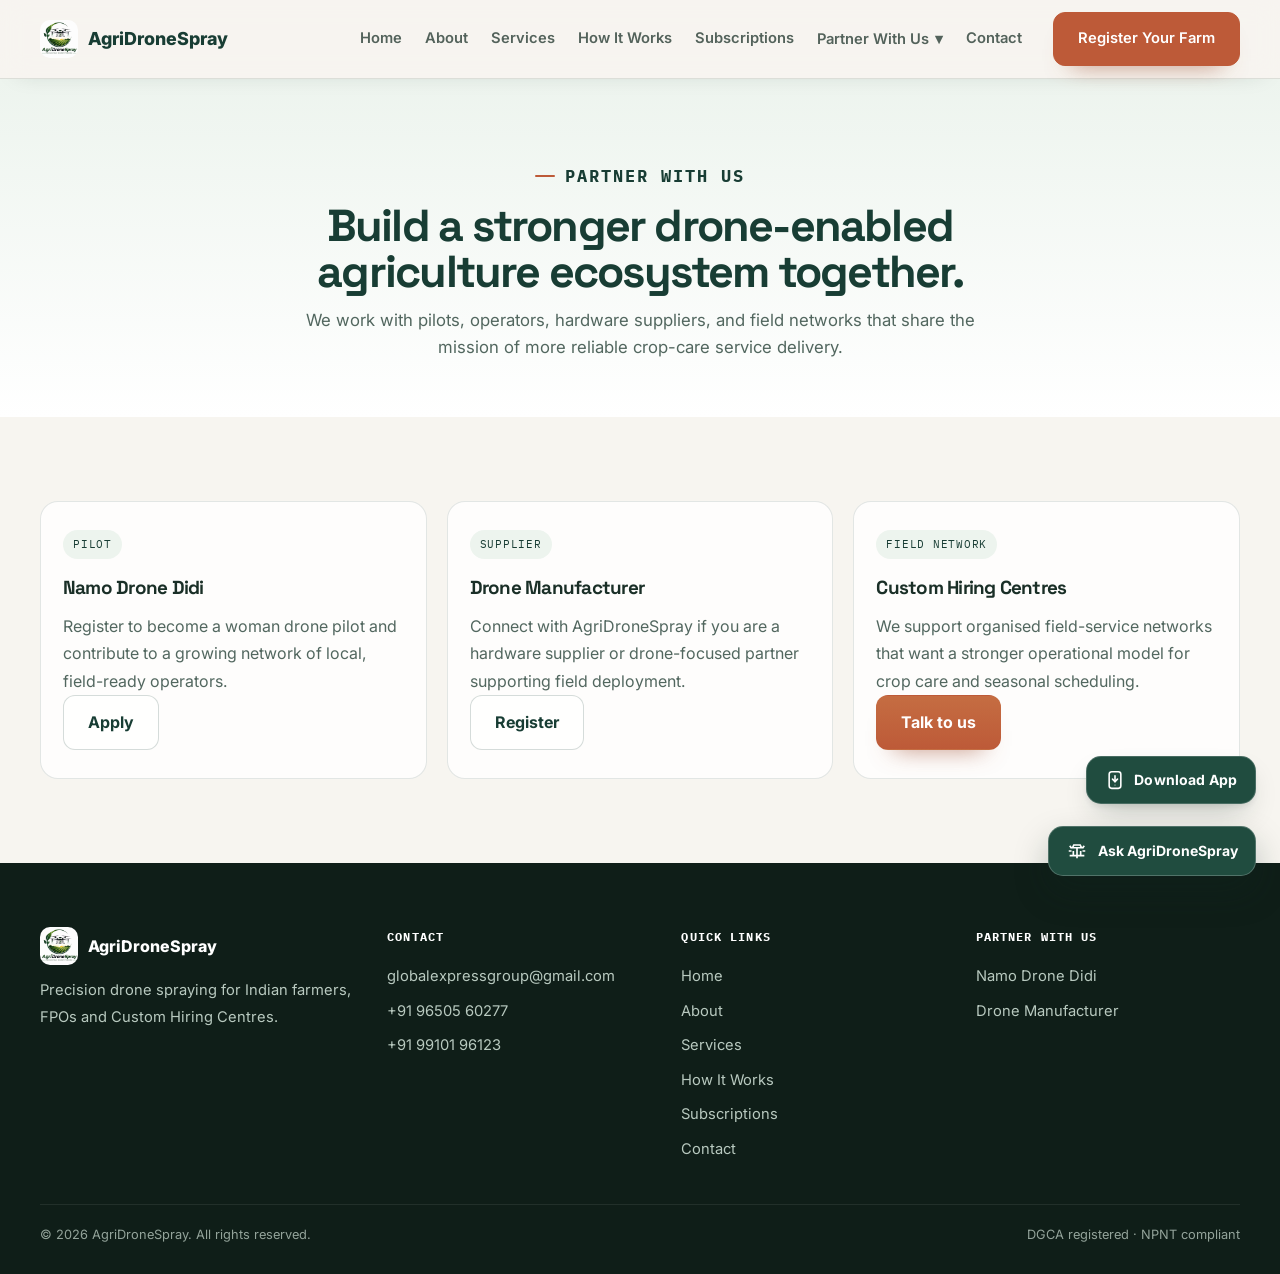
<file: partner-with-us.html>
<!DOCTYPE html>
<html lang="en">
<head>
  <meta charset="UTF-8">
  <meta name="viewport" content="width=device-width, initial-scale=1.0">
  <meta name="description" content="Partner with AgriDroneSpray as a drone pilot, investor, or manufacturer and help scale precision crop-care services across Indian agriculture.">
  <title>Partner With Us | AgriDroneSpray</title>
  <link rel="icon" type="image/png" href="images/agrilogo.png">
  <link rel="preconnect" href="https://fonts.googleapis.com">
  <link rel="preconnect" href="https://fonts.gstatic.com" crossorigin>
  <link href="https://fonts.googleapis.com/css2?family=Space+Grotesk:wght@500;600;700;800&family=Inter:wght@400;500;600;700;800&family=IBM+Plex+Mono:wght@500;600;700&display=swap" rel="stylesheet">
  <link rel="stylesheet" href="style.css">
</head>
<body>
  <header class="site-header">
    <div class="container nav-shell">
      <a class="brand" href="index.html" aria-label="AgriDroneSpray home">
        <img src="images/agrilogo.png" alt="AgriDroneSpray logo" class="brand-mark">
        <span>AgriDroneSpray</span>
      </a>

      <button class="mobile-menu-toggle" type="button" aria-label="Toggle navigation" aria-expanded="false">
        <span></span><span></span><span></span>
      </button>

      <nav class="site-nav" aria-label="Main navigation">
        <a href="index.html">Home</a>
        <a href="about.html">About</a>
        <a href="services.html">Services</a>
        <a href="how-it-works.html">How It Works</a>
        <a href="subscriptions.html">Subscriptions</a>
        <div class="dropdown" id="partner-dropdown">
          <button class="dropdown-toggle" type="button" aria-expanded="false">Partner With Us <span>▾</span></button>
          <div class="dropdown-menu">
            <a href="https://docs.google.com/forms/d/e/1FAIpQLSezo7x4SZkI5Ug528nwZWpwgu4HiYxoPdIJz7jRpflZesdfiA/viewform?usp=publish-editor" target="_blank" rel="noopener noreferrer">Namo Drone Didi<span class="sub-label">Register as a woman drone pilot</span></a>
            <a href="https://docs.google.com/forms/d/e/1FAIpQLSfd8u_MVBABeG5TDL6mk4-8PeZevK_sm74b-hEuBDDJDRCDsw/viewform?usp=publish-editor" target="_blank" rel="noopener noreferrer">Drone Manufacturer<span class="sub-label">Register as a hardware supplier</span></a>
          </div>
        </div>
        <a href="contact.html">Contact</a>
        <a class="btn btn-primary nav-cta" href="https://docs.google.com/forms/d/e/1FAIpQLScYnKKK-byx_Y8SdkagxnxbbaeSUS8AXygkr1INLG9EoblY4w/viewform?usp=publish-editor" target="_blank" rel="noopener noreferrer">Register Your Farm</a>
      </nav>
    </div>
  </header>

  <main>
    <section class="page-intro">
      <div class="container">
        <p class="eyebrow dark">Partner with us</p>
        <h1>Build a stronger drone-enabled agriculture ecosystem together.</h1>
        <p>We work with pilots, operators, hardware suppliers, and field networks that share the mission of more reliable crop-care service delivery.</p>
      </div>
    </section>

    <section class="page-content">
      <div class="container partner-grid">
        <article class="partner-card">
          <span class="partner-tag">Pilot</span>
          <h3>Namo Drone Didi</h3>
          <p>Register to become a woman drone pilot and contribute to a growing network of local, field-ready operators.</p>
          <a class="btn btn-secondary" href="https://docs.google.com/forms/d/e/1FAIpQLSezo7x4SZkI5Ug528nwZWpwgu4HiYxoPdIJz7jRpflZesdfiA/viewform?usp=publish-editor" target="_blank" rel="noopener noreferrer">Apply</a>
        </article>

        <article class="partner-card">
          <span class="partner-tag">Supplier</span>
          <h3>Drone Manufacturer</h3>
          <p>Connect with AgriDroneSpray if you are a hardware supplier or drone-focused partner supporting field deployment.</p>
          <a class="btn btn-secondary" href="https://docs.google.com/forms/d/e/1FAIpQLSfd8u_MVBABeG5TDL6mk4-8PeZevK_sm74b-hEuBDDJDRCDsw/viewform?usp=publish-editor" target="_blank" rel="noopener noreferrer">Register</a>
        </article>

        <article class="partner-card">
          <span class="partner-tag">Field Network</span>
          <h3>Custom Hiring Centres</h3>
          <p>We support organised field-service networks that want a stronger operational model for crop care and seasonal scheduling.</p>
          <a class="btn btn-primary" href="contact.html">Talk to us</a>
        </article>
      </div>
    </section>
  </main>

  <footer class="site-footer">
    <div class="container footer-grid">
      <div>
        <div class="footer-brand">
          <img src="images/agrilogo.png" alt="AgriDroneSpray logo" class="brand-mark">
          <span>AgriDroneSpray</span>
        </div>
        <p>Precision drone spraying for Indian farmers, FPOs and Custom Hiring Centres.</p>
      </div>

      <div>
        <h4>Contact</h4>
        <a href="mailto:globalexpressgroup@gmail.com">globalexpressgroup@gmail.com</a>
        <a href="tel:+919650560277">+91 96505 60277</a>
        <a href="tel:+919910196123">+91 99101 96123</a>
      </div>

      <div>
        <h4>Quick Links</h4>
        <a href="index.html">Home</a>
        <a href="about.html">About</a>
        <a href="services.html">Services</a>
        <a href="how-it-works.html">How It Works</a>
        <a href="subscriptions.html">Subscriptions</a>
        <a href="contact.html">Contact</a>
      </div>

      <div>
        <h4>Partner With Us</h4>
        <a href="https://docs.google.com/forms/d/e/1FAIpQLSezo7x4SZkI5Ug528nwZWpwgu4HiYxoPdIJz7jRpflZesdfiA/viewform?usp=publish-editor" target="_blank" rel="noopener noreferrer">Namo Drone Didi</a>
        <a href="https://docs.google.com/forms/d/e/1FAIpQLSfd8u_MVBABeG5TDL6mk4-8PeZevK_sm74b-hEuBDDJDRCDsw/viewform?usp=publish-editor" target="_blank" rel="noopener noreferrer">Drone Manufacturer</a>
      </div>
    </div>

    <div class="container bottom-bar">
      <span>© 2026 AgriDroneSpray. All rights reserved.</span>
      <span>DGCA registered · NPNT compliant</span>
    </div>
  </footer>

  <script src="script.js"></script>
  <!-- AgriDroneSpray App Download CTA — floating above chatbot -->
  <a id="ads-app-download-cta" class="ads-app-download-cta" href="/AgriDroneSpray.apk" download="AgriDroneSpray.apk" aria-label="Download AgriDroneSpray Android App">
    <svg class="ads-app-cta-icon" viewBox="0 0 24 24" aria-hidden="true" fill="none" stroke="currentColor" stroke-width="1.9" stroke-linecap="round" stroke-linejoin="round"><rect x="5" y="2" width="14" height="20" rx="3" ry="3"/><line x1="12" y1="7" x2="12" y2="14"/><polyline points="9 11 12 14 15 11"/><circle cx="12" cy="18" r="0.6" fill="currentColor" stroke="none"/></svg>
    <span class="ads-app-cta-label">Download App</span>
  </a>

  <script src="chatbot.js"></script>
</body>
</html>
</file>
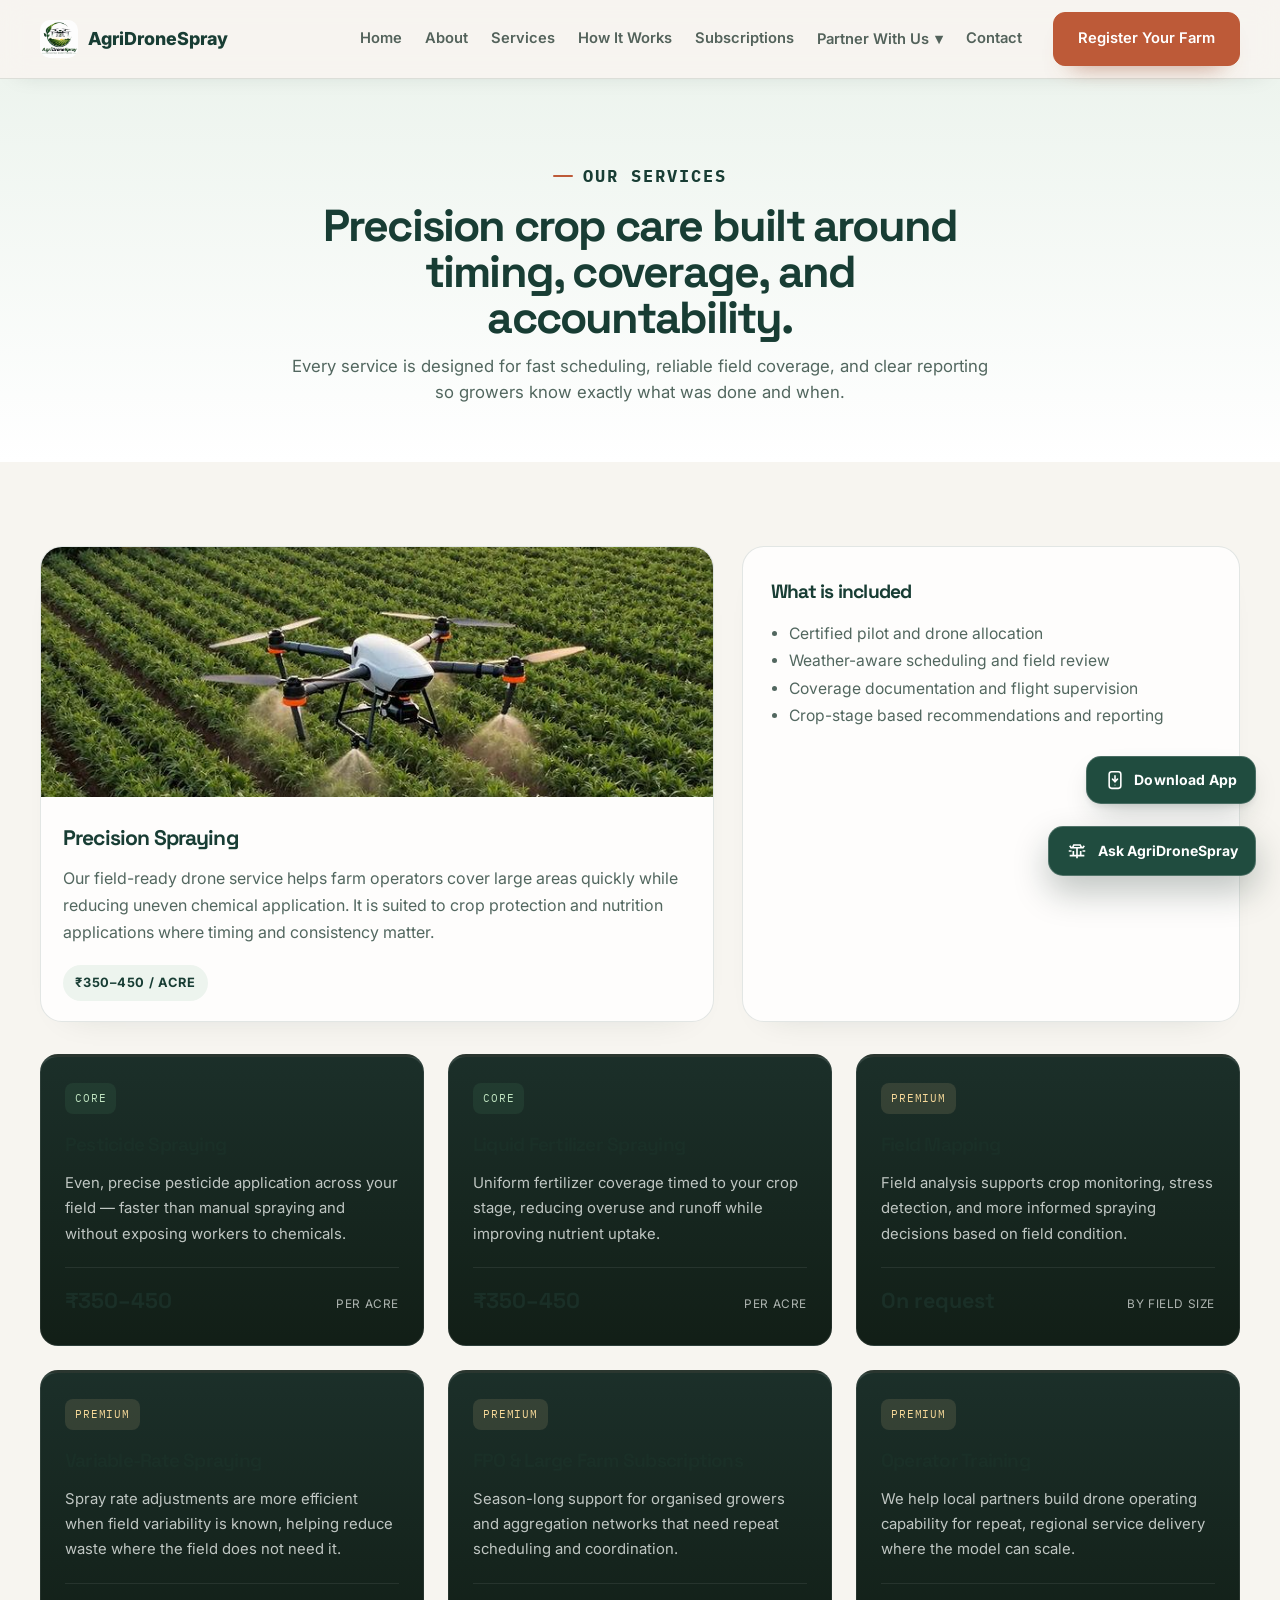
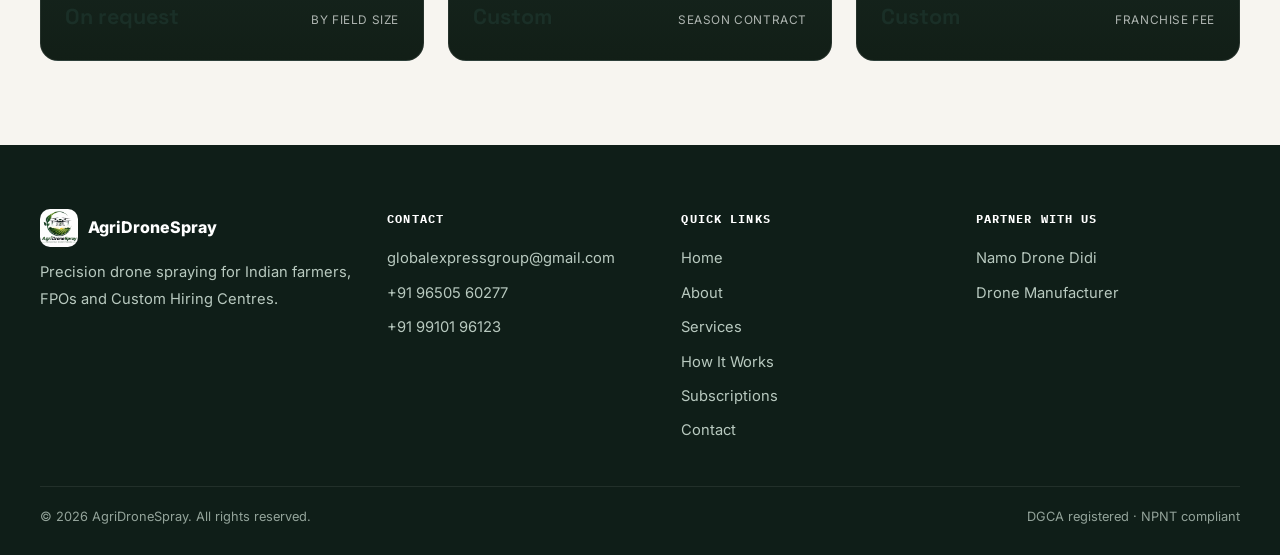
<file: services.html>
<!DOCTYPE html>
<html lang="en">
<head>
  <meta charset="UTF-8">
  <meta name="viewport" content="width=device-width, initial-scale=1.0">
  <meta name="description" content="Explore AgriDroneSpray services for precision farming, pesticide spraying, fertilizer management, and large-scale subscription support.">
  <title>Services | AgriDroneSpray</title>
  <link rel="icon" type="image/png" href="images/agrilogo.png">
  <link rel="preconnect" href="https://fonts.googleapis.com">
  <link rel="preconnect" href="https://fonts.gstatic.com" crossorigin>
  <link href="https://fonts.googleapis.com/css2?family=Space+Grotesk:wght@500;600;700;800&family=Inter:wght@400;500;600;700;800&family=IBM+Plex+Mono:wght@500;600;700&display=swap" rel="stylesheet">
  <link rel="stylesheet" href="style.css">
</head>
<body>
  <header class="site-header">
    <div class="container nav-shell">
      <a class="brand" href="index.html" aria-label="AgriDroneSpray home">
        <img src="images/agrilogo.png" alt="AgriDroneSpray logo" class="brand-mark">
        <span>AgriDroneSpray</span>
      </a>

      <button class="mobile-menu-toggle" type="button" aria-label="Toggle navigation" aria-expanded="false">
        <span></span><span></span><span></span>
      </button>

      <nav class="site-nav" aria-label="Main navigation">
        <a href="index.html">Home</a>
        <a href="about.html">About</a>
        <a href="services.html">Services</a>
        <a href="how-it-works.html">How It Works</a>
        <a href="subscriptions.html">Subscriptions</a>
        <div class="dropdown" id="partner-dropdown">
          <button class="dropdown-toggle" type="button" aria-expanded="false">Partner With Us <span>▾</span></button>
          <div class="dropdown-menu">
            <a href="https://docs.google.com/forms/d/e/1FAIpQLSezo7x4SZkI5Ug528nwZWpwgu4HiYxoPdIJz7jRpflZesdfiA/viewform?usp=publish-editor" target="_blank" rel="noopener noreferrer">Namo Drone Didi<span class="sub-label">Register as a woman drone pilot</span></a>
            <a href="https://docs.google.com/forms/d/e/1FAIpQLSfd8u_MVBABeG5TDL6mk4-8PeZevK_sm74b-hEuBDDJDRCDsw/viewform?usp=publish-editor" target="_blank" rel="noopener noreferrer">Drone Manufacturer<span class="sub-label">Register as a hardware supplier</span></a>
          </div>
        </div>
        <a href="contact.html">Contact</a>
        <a class="btn btn-primary nav-cta" href="https://docs.google.com/forms/d/e/1FAIpQLScYnKKK-byx_Y8SdkagxnxbbaeSUS8AXygkr1INLG9EoblY4w/viewform?usp=publish-editor" target="_blank" rel="noopener noreferrer">Register Your Farm</a>
      </nav>
    </div>
  </header>

  <main>
    <section class="page-intro">
      <div class="container">
        <p class="eyebrow dark">Our services</p>
        <h1>Precision crop care built around timing, coverage, and accountability.</h1>
        <p>Every service is designed for fast scheduling, reliable field coverage, and clear reporting so growers know exactly what was done and when.</p>
      </div>
    </section>

    <section class="page-content">
      <div class="container service-hero-grid">
        <article class="service-detail-card">
          <img src="images/drone-spray.jpg" alt="Agricultural drone spraying crops over a farm field" loading="eager">
          <div class="service-detail-body">
            <h3>Precision Spraying</h3>
            <p>Our field-ready drone service helps farm operators cover large areas quickly while reducing uneven chemical application. It is suited to crop protection and nutrition applications where timing and consistency matter.</p>
            <span class="price-tag">₹350–450 / acre</span>
          </div>
        </article>

        <article class="content-card">
          <h3>What is included</h3>
          <ul>
            <li>Certified pilot and drone allocation</li>
            <li>Weather-aware scheduling and field review</li>
            <li>Coverage documentation and flight supervision</li>
            <li>Crop-stage based recommendations and reporting</li>
          </ul>
        </article>
      </div>

      <div class="container" style="margin-top: 32px;">
        <div class="service-grid">
          <article class="service-card">
            <span class="pill pill-green">Core</span>
            <h3>Pesticide Spraying</h3>
            <p>Even, precise pesticide application across your field — faster than manual spraying and without exposing workers to chemicals.</p>
            <div class="card-meta"><strong>₹350–450</strong><span>per acre</span></div>
          </article>

          <article class="service-card">
            <span class="pill pill-green">Core</span>
            <h3>Liquid Fertilizer Spraying</h3>
            <p>Uniform fertilizer coverage timed to your crop stage, reducing overuse and runoff while improving nutrient uptake.</p>
            <div class="card-meta"><strong>₹350–450</strong><span>per acre</span></div>
          </article>

          <article class="service-card">
            <span class="pill pill-amber">Premium</span>
            <h3>Field Mapping</h3>
            <p>Field analysis supports crop monitoring, stress detection, and more informed spraying decisions based on field condition.</p>
            <div class="card-meta"><strong>On request</strong><span>by field size</span></div>
          </article>

          <article class="service-card">
            <span class="pill pill-amber">Premium</span>
            <h3>Variable-Rate Spraying</h3>
            <p>Spray rate adjustments are more efficient when field variability is known, helping reduce waste where the field does not need it.</p>
            <div class="card-meta"><strong>On request</strong><span>by field size</span></div>
          </article>

          <article class="service-card">
            <span class="pill pill-amber">Premium</span>
            <h3>FPO & Large Farm Subscriptions</h3>
            <p>Season-long support for organised growers and aggregation networks that need repeat scheduling and coordination.</p>
            <div class="card-meta"><strong>Custom</strong><span>season contract</span></div>
          </article>

          <article class="service-card">
            <span class="pill pill-amber">Premium</span>
            <h3>Operator Training</h3>
            <p>We help local partners build drone operating capability for repeat, regional service delivery where the model can scale.</p>
            <div class="card-meta"><strong>Custom</strong><span>franchise fee</span></div>
          </article>
        </div>
      </div>
    </section>
  </main>

  <footer class="site-footer">
    <div class="container footer-grid">
      <div>
        <div class="footer-brand">
          <img src="images/agrilogo.png" alt="AgriDroneSpray logo" class="brand-mark">
          <span>AgriDroneSpray</span>
        </div>
        <p>Precision drone spraying for Indian farmers, FPOs and Custom Hiring Centres.</p>
      </div>

      <div>
        <h4>Contact</h4>
        <a href="mailto:globalexpressgroup@gmail.com">globalexpressgroup@gmail.com</a>
        <a href="tel:+919650560277">+91 96505 60277</a>
        <a href="tel:+919910196123">+91 99101 96123</a>
      </div>

      <div>
        <h4>Quick Links</h4>
        <a href="index.html">Home</a>
        <a href="about.html">About</a>
        <a href="services.html">Services</a>
        <a href="how-it-works.html">How It Works</a>
        <a href="subscriptions.html">Subscriptions</a>
        <a href="contact.html">Contact</a>
      </div>

      <div>
        <h4>Partner With Us</h4>
        <a href="https://docs.google.com/forms/d/e/1FAIpQLSezo7x4SZkI5Ug528nwZWpwgu4HiYxoPdIJz7jRpflZesdfiA/viewform?usp=publish-editor" target="_blank" rel="noopener noreferrer">Namo Drone Didi</a>
        <a href="https://docs.google.com/forms/d/e/1FAIpQLSfd8u_MVBABeG5TDL6mk4-8PeZevK_sm74b-hEuBDDJDRCDsw/viewform?usp=publish-editor" target="_blank" rel="noopener noreferrer">Drone Manufacturer</a>
      </div>
    </div>

    <div class="container bottom-bar">
      <span>© 2026 AgriDroneSpray. All rights reserved.</span>
      <span>DGCA registered · NPNT compliant</span>
    </div>
  </footer>

  <script src="script.js"></script>
  <!-- AgriDroneSpray App Download CTA — floating above chatbot -->
  <a id="ads-app-download-cta" class="ads-app-download-cta" href="/AgriDroneSpray.apk" download="AgriDroneSpray.apk" aria-label="Download AgriDroneSpray Android App">
    <svg class="ads-app-cta-icon" viewBox="0 0 24 24" aria-hidden="true" fill="none" stroke="currentColor" stroke-width="1.9" stroke-linecap="round" stroke-linejoin="round"><rect x="5" y="2" width="14" height="20" rx="3" ry="3"/><line x1="12" y1="7" x2="12" y2="14"/><polyline points="9 11 12 14 15 11"/><circle cx="12" cy="18" r="0.6" fill="currentColor" stroke="none"/></svg>
    <span class="ads-app-cta-label">Download App</span>
  </a>

  <script src="chatbot.js"></script>
</body>
</html>
</file>
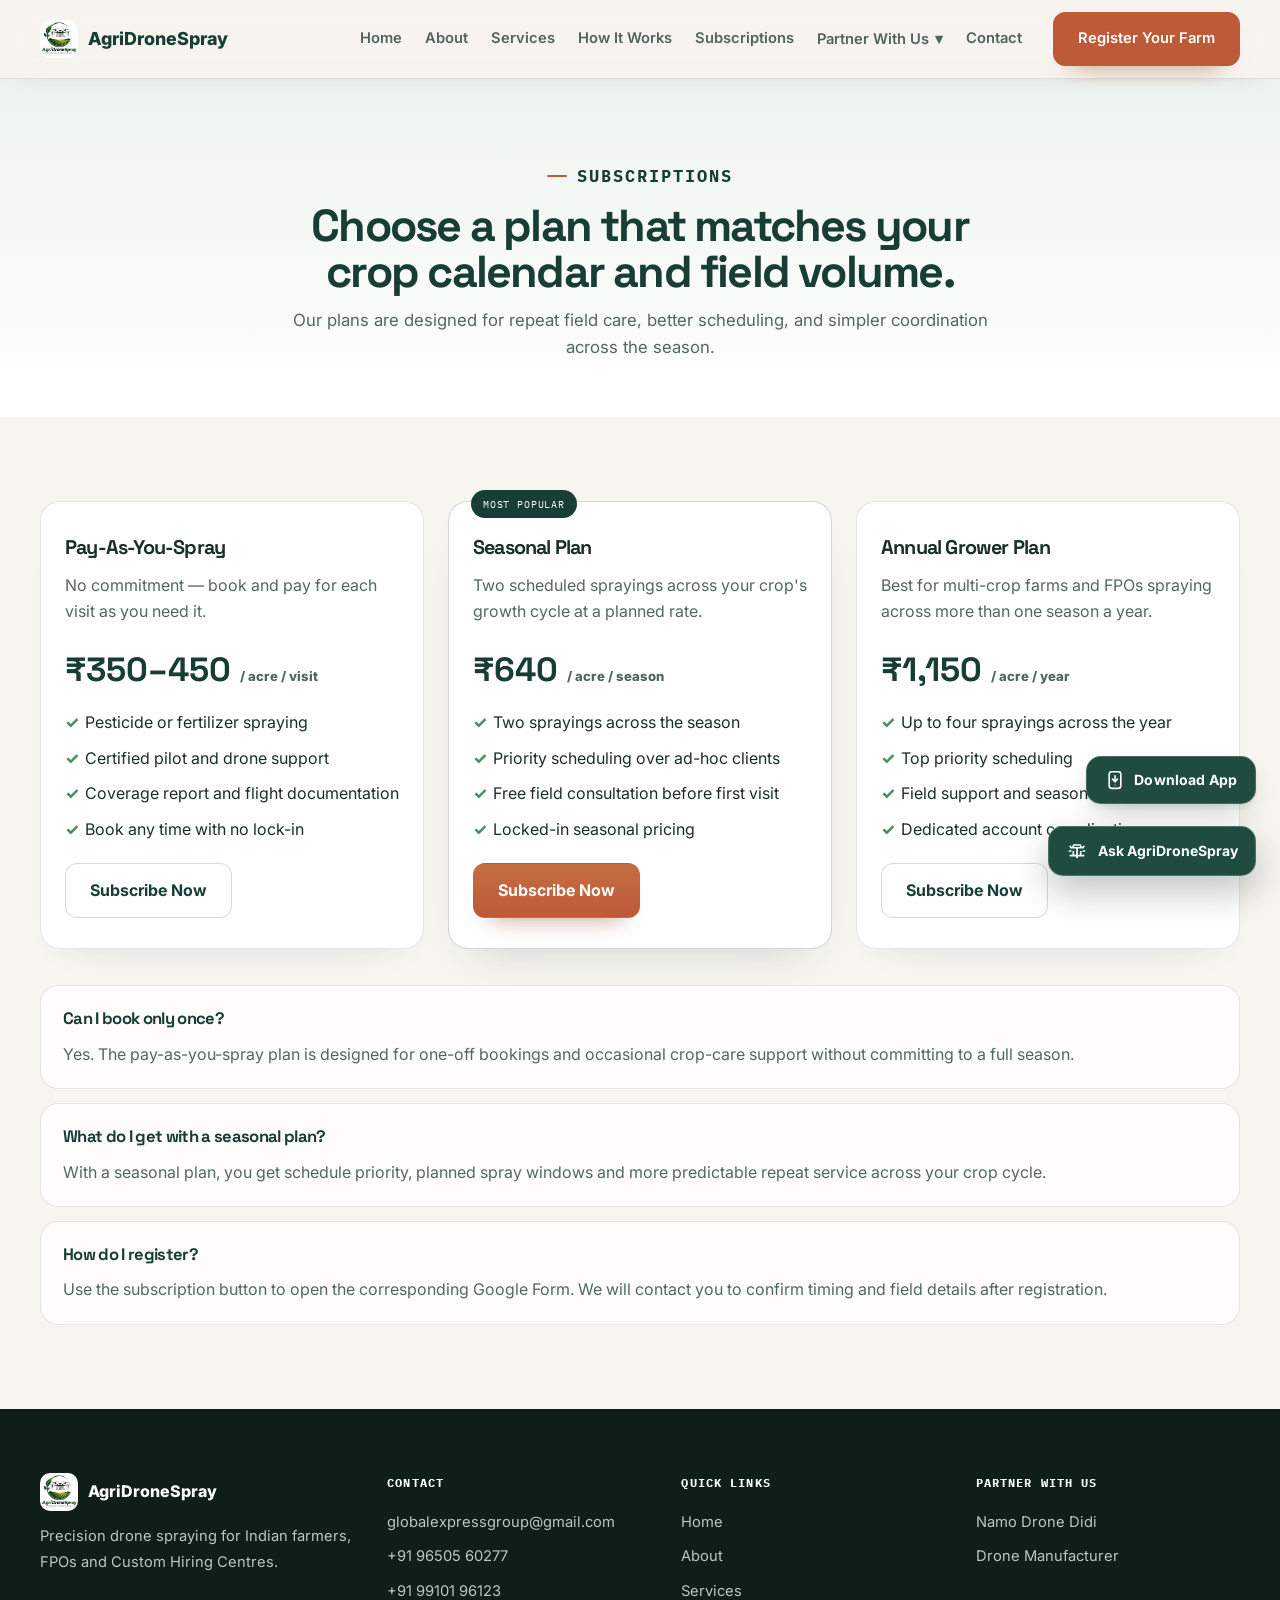
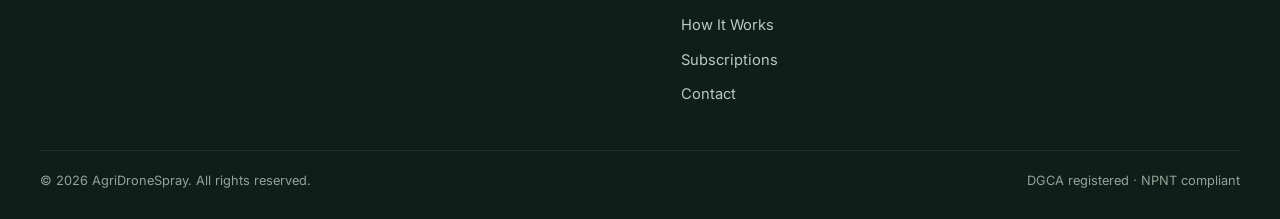
<file: subscriptions.html>
<!DOCTYPE html>
<html lang="en">
<head>
  <meta charset="UTF-8">
  <meta name="viewport" content="width=device-width, initial-scale=1.0">
  <meta name="description" content="Review AgriDroneSpray subscription plans for seasonal and annual crop-care support with scheduling and reporting included.">
  <title>Subscriptions | AgriDroneSpray</title>
  <link rel="icon" type="image/png" href="images/agrilogo.png">
  <link rel="preconnect" href="https://fonts.googleapis.com">
  <link rel="preconnect" href="https://fonts.gstatic.com" crossorigin>
  <link href="https://fonts.googleapis.com/css2?family=Space+Grotesk:wght@500;600;700;800&family=Inter:wght@400;500;600;700;800&family=IBM+Plex+Mono:wght@500;600;700&display=swap" rel="stylesheet">
  <link rel="stylesheet" href="style.css">
</head>
<body>
  <header class="site-header">
    <div class="container nav-shell">
      <a class="brand" href="index.html" aria-label="AgriDroneSpray home">
        <img src="images/agrilogo.png" alt="AgriDroneSpray logo" class="brand-mark">
        <span>AgriDroneSpray</span>
      </a>

      <button class="mobile-menu-toggle" type="button" aria-label="Toggle navigation" aria-expanded="false">
        <span></span><span></span><span></span>
      </button>

      <nav class="site-nav" aria-label="Main navigation">
        <a href="index.html">Home</a>
        <a href="about.html">About</a>
        <a href="services.html">Services</a>
        <a href="how-it-works.html">How It Works</a>
        <a href="subscriptions.html">Subscriptions</a>
        <div class="dropdown" id="partner-dropdown">
          <button class="dropdown-toggle" type="button" aria-expanded="false">Partner With Us <span>▾</span></button>
          <div class="dropdown-menu">
            <a href="https://docs.google.com/forms/d/e/1FAIpQLSezo7x4SZkI5Ug528nwZWpwgu4HiYxoPdIJz7jRpflZesdfiA/viewform?usp=publish-editor" target="_blank" rel="noopener noreferrer">Namo Drone Didi<span class="sub-label">Register as a woman drone pilot</span></a>
            <a href="https://docs.google.com/forms/d/e/1FAIpQLSfd8u_MVBABeG5TDL6mk4-8PeZevK_sm74b-hEuBDDJDRCDsw/viewform?usp=publish-editor" target="_blank" rel="noopener noreferrer">Drone Manufacturer<span class="sub-label">Register as a hardware supplier</span></a>
          </div>
        </div>
        <a href="contact.html">Contact</a>
        <a class="btn btn-primary nav-cta" href="https://docs.google.com/forms/d/e/1FAIpQLScYnKKK-byx_Y8SdkagxnxbbaeSUS8AXygkr1INLG9EoblY4w/viewform?usp=publish-editor" target="_blank" rel="noopener noreferrer">Register Your Farm</a>
      </nav>
    </div>
  </header>

  <main>
    <section class="page-intro">
      <div class="container">
        <p class="eyebrow dark">Subscriptions</p>
        <h1>Choose a plan that matches your crop calendar and field volume.</h1>
        <p>Our plans are designed for repeat field care, better scheduling, and simpler coordination across the season.</p>
      </div>
    </section>

    <section class="page-content">
      <div class="container pricing-grid">
        <article class="pricing-card">
          <h3>Pay-As-You-Spray</h3>
          <p class="plan-desc">No commitment — book and pay for each visit as you need it.</p>
          <span class="price">₹350–450 <small>/ acre / visit</small></span>
          <ul>
            <li>Pesticide or fertilizer spraying</li>
            <li>Certified pilot and drone support</li>
            <li>Coverage report and flight documentation</li>
            <li>Book any time with no lock-in</li>
          </ul>
          <button class="btn btn-secondary" type="button" data-plan="Pay-As-You-Spray">Subscribe Now</button>
        </article>

        <article class="pricing-card featured">
          <span class="most-popular">Most Popular</span>
          <h3>Seasonal Plan</h3>
          <p class="plan-desc">Two scheduled sprayings across your crop's growth cycle at a planned rate.</p>
          <span class="price">₹640 <small>/ acre / season</small></span>
          <ul>
            <li>Two sprayings across the season</li>
            <li>Priority scheduling over ad-hoc clients</li>
            <li>Free field consultation before first visit</li>
            <li>Locked-in seasonal pricing</li>
          </ul>
          <button class="btn btn-primary" type="button" data-plan="Seasonal Plan">Subscribe Now</button>
        </article>

        <article class="pricing-card">
          <h3>Annual Grower Plan</h3>
          <p class="plan-desc">Best for multi-crop farms and FPOs spraying across more than one season a year.</p>
          <span class="price">₹1,150 <small>/ acre / year</small></span>
          <ul>
            <li>Up to four sprayings across the year</li>
            <li>Top priority scheduling</li>
            <li>Field support and seasonal planning</li>
            <li>Dedicated account coordination</li>
          </ul>
          <button class="btn btn-secondary" type="button" data-plan="Annual Grower Plan">Subscribe Now</button>
        </article>
      </div>

      <div class="container" style="margin-top: 36px;">
        <div class="faq-list">
          <article class="faq-item">
            <h4>Can I book only once?</h4>
            <p>Yes. The pay-as-you-spray plan is designed for one-off bookings and occasional crop-care support without committing to a full season.</p>
          </article>
          <article class="faq-item">
            <h4>What do I get with a seasonal plan?</h4>
            <p>With a seasonal plan, you get schedule priority, planned spray windows and more predictable repeat service across your crop cycle.</p>
          </article>
          <article class="faq-item">
            <h4>How do I register?</h4>
            <p>Use the subscription button to open the corresponding Google Form. We will contact you to confirm timing and field details after registration.</p>
          </article>
        </div>
      </div>
    </section>
  </main>

  <footer class="site-footer">
    <div class="container footer-grid">
      <div>
        <div class="footer-brand">
          <img src="images/agrilogo.png" alt="AgriDroneSpray logo" class="brand-mark">
          <span>AgriDroneSpray</span>
        </div>
        <p>Precision drone spraying for Indian farmers, FPOs and Custom Hiring Centres.</p>
      </div>

      <div>
        <h4>Contact</h4>
        <a href="mailto:globalexpressgroup@gmail.com">globalexpressgroup@gmail.com</a>
        <a href="tel:+919650560277">+91 96505 60277</a>
        <a href="tel:+919910196123">+91 99101 96123</a>
      </div>

      <div>
        <h4>Quick Links</h4>
        <a href="index.html">Home</a>
        <a href="about.html">About</a>
        <a href="services.html">Services</a>
        <a href="how-it-works.html">How It Works</a>
        <a href="subscriptions.html">Subscriptions</a>
        <a href="contact.html">Contact</a>
      </div>

      <div>
        <h4>Partner With Us</h4>
        <a href="https://docs.google.com/forms/d/e/1FAIpQLSezo7x4SZkI5Ug528nwZWpwgu4HiYxoPdIJz7jRpflZesdfiA/viewform?usp=publish-editor" target="_blank" rel="noopener noreferrer">Namo Drone Didi</a>
        <a href="https://docs.google.com/forms/d/e/1FAIpQLSfd8u_MVBABeG5TDL6mk4-8PeZevK_sm74b-hEuBDDJDRCDsw/viewform?usp=publish-editor" target="_blank" rel="noopener noreferrer">Drone Manufacturer</a>
      </div>
    </div>

    <div class="container bottom-bar">
      <span>© 2026 AgriDroneSpray. All rights reserved.</span>
      <span>DGCA registered · NPNT compliant</span>
    </div>
  </footer>

  <script src="script.js"></script>
  <!-- AgriDroneSpray App Download CTA — floating above chatbot -->
  <a id="ads-app-download-cta" class="ads-app-download-cta" href="/AgriDroneSpray.apk" download="AgriDroneSpray.apk" aria-label="Download AgriDroneSpray Android App">
    <svg class="ads-app-cta-icon" viewBox="0 0 24 24" aria-hidden="true" fill="none" stroke="currentColor" stroke-width="1.9" stroke-linecap="round" stroke-linejoin="round"><rect x="5" y="2" width="14" height="20" rx="3" ry="3"/><line x1="12" y1="7" x2="12" y2="14"/><polyline points="9 11 12 14 15 11"/><circle cx="12" cy="18" r="0.6" fill="currentColor" stroke="none"/></svg>
    <span class="ads-app-cta-label">Download App</span>
  </a>

  <script src="chatbot.js"></script>
</body>
</html>
</file>
<file: style.css>
:root {
  --green-900: #183d34;
  --green-800: #204c3f;
  --green-700: #295d4e;
  --green-600: #386d5d;
  --green-500: #4f8d64;
  --green-100: #edf4ee;
  --green-50: #f7f5f0;
  --terracotta-600: #bd5a38;
  --terracotta-700: #9d4a2d;
  --sage-200: #dfece1;
  --charcoal: #1a2f27;
  --muted: #52675f;
  --line: rgba(24, 61, 52, 0.12);
  --shadow: rgba(17, 39, 31, 0.12);
  --white: #ffffff;
}

* {
  box-sizing: border-box;
  margin: 0;
  padding: 0;
}

html {
  scroll-behavior: smooth;
}

body {
  font-family: 'Inter', sans-serif;
  background: var(--green-50);
  color: var(--charcoal);
  line-height: 1.6;
  overflow-x: hidden;
  -webkit-font-smoothing: antialiased;
  text-rendering: optimizeLegibility;
}

a {
  color: inherit;
  text-decoration: none;
}

img {
  max-width: 100%;
  display: block;
}

button,
input,
textarea {
  font: inherit;
}

h1,
h2,
h3,
h4 {
  font-family: 'Space Grotesk', 'Manrope', sans-serif;
  letter-spacing: -0.04em;
}

.container {
  width: min(1200px, calc(100% - 40px));
  margin: 0 auto;
}

.site-header {
  position: sticky;
  top: 0;
  z-index: 20;
  background: rgba(247, 245, 240, 0.82);
  backdrop-filter: blur(14px);
  -webkit-backdrop-filter: blur(14px);
  border-bottom: 1px solid var(--line);
  box-shadow: 0 10px 24px -18px rgba(17, 39, 31, 0.18);
}

.nav-shell {
  display: flex;
  align-items: center;
  justify-content: space-between;
  min-height: 78px;
  gap: 24px;
}

.brand {
  display: inline-flex;
  align-items: center;
  gap: 10px;
  color: var(--green-900);
  font-weight: 800;
  font-size: 1.12rem;
}

.brand-mark {
  width: 38px;
  height: 38px;
  border-radius: 10px;
  object-fit: contain;
}

.site-nav {
  display: flex;
  align-items: center;
  justify-content: center;
  gap: clamp(14px, 1.8vw, 26px);
}

.site-nav>a,
.dropdown-toggle {
  position: relative;
  border: 0;
  background: transparent;
  color: var(--charcoal);
  font-size: 0.92rem;
  font-weight: 600;
  opacity: 0.74;
  cursor: pointer;
  transition: opacity 0.2s ease, color 0.2s ease;
}

.site-nav>a::after,
.dropdown-toggle::after {
  content: '';
  position: absolute;
  left: 0;
  bottom: -5px;
  width: 0;
  height: 2px;
  background: var(--terracotta-600);
  transition: width 0.2s ease;
}

.site-nav>a:hover,
.site-nav>a:focus-visible,
.dropdown-toggle:hover,
.dropdown-toggle:focus-visible {
  opacity: 1;
  color: var(--green-900);
}

.site-nav>a:hover::after,
.site-nav>a:focus-visible::after,
.dropdown-toggle:hover::after,
.dropdown-toggle:focus-visible::after {
  width: 100%;
}

.dropdown {
  position: relative;
}

.dropdown-toggle {
  display: inline-flex;
  align-items: center;
  gap: 6px;
  padding: 0;
}

.dropdown-menu {
  position: absolute;
  top: calc(100% + 10px);
  left: 0;
  min-width: 260px;
  background: rgba(255, 255, 255, 0.98);
  border: 1px solid var(--line);
  border-radius: 16px;
  padding: 8px;
  box-shadow: 0 28px 52px -30px rgba(17, 39, 31, 0.35);
  display: none;
  flex-direction: column;
  gap: 6px;
  opacity: 0;
  transform: translateY(-6px);
}

.dropdown.open .dropdown-menu {
  display: flex;
  animation: dropIn 0.22s ease forwards;
}

@keyframes dropIn {
  to {
    opacity: 1;
    transform: translateY(0);
  }
}

.dropdown-menu a {
  display: block;
  padding: 12px 14px;
  border-radius: 10px;
  font-size: 0.9rem;
  font-weight: 700;
  color: var(--charcoal);
}

.dropdown-menu a:hover {
  background: var(--green-100);
}

.sub-label {
  display: block;
  margin-top: 4px;
  font-size: 0.75rem;
  color: var(--muted);
  font-weight: 500;
}

.nav-cta {
  margin-left: 8px;
  background: var(--terracotta-600) !important;
  color: var(--white) !important;
  border: 1px solid var(--terracotta-600) !important;
  padding: 12px 20px;
  border-radius: 12px;
  font-weight: 700;
  opacity: 1 !important;
  box-shadow: 0 10px 24px -14px rgba(157, 74, 45, 0.65);
}

.nav-cta:hover {
  background: var(--terracotta-700) !important;
  color: var(--white) !important;
  border-color: var(--terracotta-700) !important;
  transform: translateY(-2px);
  box-shadow: 0 14px 28px -14px rgba(157, 74, 45, 0.75);
}

.nav-cta::after {
  display: none !important;
}
.btn {
  display: inline-flex;
  align-items: center;
  justify-content: center;
  gap: 8px;
  border-radius: 12px;
  padding: 14px 24px;
  font-weight: 700;
  border: 1px solid transparent;
  transition: transform 0.2s ease, box-shadow 0.2s ease, background 0.2s ease, color 0.2s ease, border-color 0.2s ease;
}

.btn:hover {
  transform: translateY(-2px);
}

.btn:active {
  transform: translateY(0);
}

.btn-primary {
  background: linear-gradient(180deg, #c56d42 0%, var(--terracotta-600) 100%);
  color: var(--white);
  box-shadow: 0 16px 24px -18px rgba(157, 74, 45, 0.7);
}

.btn-secondary {
  background: rgba(255, 255, 255, 0.7);
  border-color: rgba(24, 61, 52, 0.18);
  color: var(--green-900);
}

.btn-secondary:hover {
  background: var(--green-900);
  color: var(--white);
  border-color: var(--green-900);
}

.btn-secondary.light {
  background: rgba(255, 255, 255, 0.06);
  border-color: rgba(255, 255, 255, 0.18);
  color: var(--white);
}

.btn-secondary.light:hover {
  background: rgba(255, 255, 255, 0.12);
}

.hero-section {
  padding: 88px 0 70px;
  background: linear-gradient(180deg, #f1f7f1 0%, #f7f5f0 35%, #fff 100%);
}

.hero-grid {
  display: grid;
  grid-template-columns: 1.02fr 0.98fr;
  gap: 52px;
  align-items: center;
}

.hero-copy h1 {
  font-size: clamp(2.8rem, 4.5vw, 4.2rem);
  line-height: 0.96;
  margin: 8px 0 18px;
  font-weight: 800;
  letter-spacing: -0.06em;
  color: var(--green-900);
}

.hero-copy h1 span {
  color: var(--green-700);
}

.eyebrow {
  display: inline-flex;
  align-items: center;
  gap: 10px;
  margin: 0;
  font-family: 'IBM Plex Mono', monospace;
  font-size: 0.72rem;
  letter-spacing: 0.12em;
  text-transform: uppercase;
  color: var(--green-900);
  font-weight: 700;
}

.eyebrow::before {
  content: '';
  display: inline-block;
  width: 20px;
  height: 2px;
  border-radius: 99px;
  background: var(--terracotta-600);
}

.eyebrow.dark {
  color: var(--green-900);
}

.eyebrow.light {
  color: #f5d39d;
}

.eyebrow.light::before {
  background: #f5d39d;
}

.lead {
  max-width: 580px;
  font-size: 1.08rem;
  color: var(--muted);
  line-height: 1.75;
  margin-bottom: 28px;
}

.hero-actions {
  display: flex;
  flex-wrap: wrap;
  gap: 16px;
  margin-bottom: 24px;
}

.trust-row {
  display: flex;
  flex-wrap: wrap;
  gap: 10px;
  margin-top: 8px;
}

.trust-row span {
  display: inline-flex;
  align-items: center;
  justify-content: center;
  padding: 8px 12px;
  border-radius: 999px;
  border: 1px solid rgba(24, 61, 52, 0.12);
  background: rgba(255, 255, 255, 0.8);
  font-size: 0.7rem;
  letter-spacing: 0.05em;
  text-transform: uppercase;
  font-weight: 700;
  color: var(--green-700);
}

.hero-visual {
  display: flex;
  justify-content: center;
}

.hero-image-wrap {
  position: relative;
  width: min(100%, 580px);
  height: 560px;
  border-radius: 30px;
  overflow: hidden;
  background: rgba(255, 255, 255, 0.5);
  border: 1px solid var(--line);
  box-shadow: 0 30px 60px -34px rgba(17, 39, 31, 0.32);
}

.hero-image-wrap::after {
  content: '';
  position: absolute;
  inset: 0;
  background: linear-gradient(180deg, rgba(15, 29, 24, 0.04), rgba(15, 29, 24, 0.12));
}

.hero-image-wrap img {
  width: 100%;
  height: 100%;
  object-fit: cover;
  transform: scale(1.02);
}

.page-section {
  padding: 98px 0;
}

.split-layout {
  display: grid;
  grid-template-columns: 0.9fr 1.1fr;
  gap: 52px;
  align-items: start;
}

h2 {
  margin-top: 12px;
  margin-bottom: 16px;
  font-size: clamp(2.1rem, 3vw, 3rem);
  line-height: 1.08;
  letter-spacing: -0.05em;
  color: var(--green-900);
}

.body-copy {
  color: var(--muted);
  font-size: 1.02rem;
  line-height: 1.75;
  max-width: 620px;
}

.feature-stack {
  display: grid;
  gap: 12px;
}

.feature-item {
  display: flex;
  gap: 16px;
  align-items: flex-start;
  padding: 20px 18px;
  border-radius: 18px;
  background: rgba(255, 255, 255, 0.35);
  border: 1px solid rgba(24, 61, 52, 0.06);
  transition: transform 0.2s ease, box-shadow 0.2s ease;
}

.feature-item:hover {
  transform: translateY(-2px);
  box-shadow: 0 18px 30px -28px rgba(17, 39, 31, 0.2);
}

.feature-icon {
  width: 46px;
  height: 46px;
  border-radius: 12px;
  display: flex;
  align-items: center;
  justify-content: center;
  font-weight: 800;
  color: var(--white);
  font-size: 1.05rem;
  flex-shrink: 0;
}

.feature-icon.green {
  background: var(--green-800);
}

.feature-icon.sage {
  background: var(--green-500);
}

.feature-icon.amber {
  background: #d8a93b;
  color: var(--green-900);
}

.feature-icon.terracotta {
  background: var(--terracotta-600);
}

.feature-item h3 {
  margin-bottom: 6px;
  font-size: 1.08rem;
  color: var(--green-900);
}

.feature-item p {
  color: var(--muted);
  line-height: 1.7;
  font-size: 0.94rem;
}

.accent-dark {
  background: linear-gradient(180deg, var(--green-900) 0%, #0f1f1a 100%);
  color: var(--white);
}

.service-section h2 {
  color: var(--white);
}

.service-grid {
  display: grid;
  grid-template-columns: repeat(3, minmax(0, 1fr));
  gap: 24px;
  margin-top: 32px;
}

.service-card {
  background: linear-gradient(180deg, rgba(23, 43, 37, 0.98), rgba(13, 26, 18, 0.98));
  border: 1px solid rgba(255, 255, 255, 0.08);
  border-top: 3px solid rgba(255, 255, 255, 0.1);
  border-radius: 18px;
  padding: 26px 24px;
  transition: transform 0.2s ease, border-color 0.2s ease, box-shadow 0.2s ease;
}

.service-card:hover {
  transform: translateY(-4px);
  box-shadow: 0 28px 40px -28px rgba(0, 0, 0, 0.48);
  border-color: rgba(126, 177, 136, 0.34);
}

.pill {
  display: inline-block;
  margin-bottom: 16px;
  border-radius: 8px;
  padding: 7px 10px;
  font-family: 'IBM Plex Mono', monospace;
  font-size: 0.68rem;
  text-transform: uppercase;
  letter-spacing: 0.08em;
}

.pill-green {
  background: rgba(79, 141, 100, 0.14);
  color: #bfe3c0;
}

.pill-amber {
  background: rgba(245, 211, 157, 0.12);
  color: #f7d999;
}

.service-card h3 {
  font-size: 1.2rem;
  margin-bottom: 10px;
}

.service-card p {
  color: rgba(240, 243, 241, 0.78);
  font-size: 0.93rem;
  line-height: 1.7;
}

.card-meta {
  display: flex;
  align-items: baseline;
  justify-content: space-between;
  gap: 10px;
  margin-top: 20px;
  padding-top: 16px;
  border-top: 1px solid rgba(255, 255, 255, 0.08);
}

.card-meta strong {
  font-size: 1.35rem;
  font-family: 'Space Grotesk', sans-serif;
}

.card-meta span {
  color: rgba(240, 243, 241, 0.7);
  font-size: 0.74rem;
  letter-spacing: 0.05em;
  text-transform: uppercase;
}

.process-section {
  background: var(--green-100);
}

.process-grid {
  display: grid;
  grid-template-columns: repeat(4, minmax(0, 1fr));
  gap: 22px;
  margin-top: 30px;
}

.process-card {
  background: rgba(255, 255, 255, 0.84);
  border: 1px solid rgba(24, 61, 52, 0.1);
  border-radius: 20px;
  padding: 28px 22px;
  transition: transform 0.2s ease, box-shadow 0.2s ease;
}

.process-card:hover {
  transform: translateY(-4px);
  box-shadow: 0 24px 36px -28px rgba(17, 39, 31, 0.2);
}

.step-number {
  width: 42px;
  height: 42px;
  border-radius: 12px;
  display: flex;
  align-items: center;
  justify-content: center;
  color: var(--white);
  font-size: 1.05rem;
  font-weight: 800;
  margin-bottom: 18px;
}

.step-number.green {
  background: var(--green-900);
}

.step-number.amber {
  background: #d8a93b;
  color: var(--green-900);
}

.step-number.leaf {
  background: var(--green-500);
}

.step-number.forest {
  background: var(--green-700);
}

.process-card h3 {
  font-size: 1.08rem;
  margin-bottom: 8px;
}

.process-card p {
  color: var(--muted);
  line-height: 1.7;
  font-size: 0.93rem;
}

.cta-panel {
  background: linear-gradient(135deg, var(--green-900) 0%, #102c27 100%);
  padding: 90px 0;
  position: relative;
  overflow: hidden;
}

.cta-panel::before {
  content: '';
  position: absolute;
  inset: 0;
  background: radial-gradient(circle at 20% 20%, rgba(245, 211, 157, 0.14), transparent 30%), radial-gradient(circle at 80% 80%, rgba(79, 141, 100, 0.18), transparent 28%);
}

.cta-inner {
  position: relative;
  text-align: center;
}

.cta-inner h2 {
  color: var(--white);
}

.cta-inner p {
  max-width: 620px;
  margin: 0 auto 28px;
  color: rgba(240, 243, 241, 0.8);
  font-size: 1.04rem;
}

.cta-actions {
  display: flex;
  justify-content: center;
  flex-wrap: wrap;
  gap: 16px;
}

.site-footer {
  background: #0f1e18;
  color: #b8c9bf;
  padding-top: 64px;
  padding-bottom: 28px;
}

.footer-grid {
  display: grid;
  grid-template-columns: 1.2fr 1fr 1fr 1fr;
  gap: 30px;
  padding-bottom: 34px;
  border-bottom: 1px solid rgba(255, 255, 255, 0.08);
}

.footer-brand {
  display: inline-flex;
  align-items: center;
  gap: 10px;
  color: var(--white);
  font-weight: 800;
  margin-bottom: 12px;
}

.site-footer h4 {
  color: var(--white);
  font-size: 0.78rem;
  text-transform: uppercase;
  letter-spacing: 0.09em;
  margin-bottom: 16px;
  font-family: 'IBM Plex Mono', monospace;
}

.site-footer p,
.site-footer a {
  display: block;
  color: #b8c9bf;
  font-size: 0.92rem;
  line-height: 1.8;
  margin-bottom: 8px;
  transition: color 0.2s ease;
}

.site-footer a:hover {
  color: var(--white);
}

.bottom-bar {
  display: flex;
  align-items: center;
  justify-content: space-between;
  gap: 16px;
  flex-wrap: wrap;
  padding-top: 20px;
  font-size: 0.8rem;
  color: rgba(184, 201, 191, 0.78);
}

.page-intro {
  background: linear-gradient(180deg, #edf4ee 0%, #ffffff 100%);
  padding: 80px 0 56px;
}

.page-intro .container {
  text-align: center;
}

.page-intro h1 {
  font-size: clamp(2.6rem, 3.5vw, 3.6rem);
  line-height: 1.02;
  color: var(--green-900);
  margin: 14px auto 12px;
  max-width: 700px;
}

.page-intro p {
  max-width: 700px;
  margin: 0 auto;
  color: var(--muted);
  font-size: 1.05rem;
}

.page-content {
  padding: 84px 0;
}

.stack-section {
  display: grid;
  gap: 28px;
}

.content-card {
  background: rgba(255, 255, 255, 0.8);
  border: 1px solid var(--line);
  border-radius: 22px;
  padding: 30px 28px;
  box-shadow: 0 16px 34px -28px rgba(17, 39, 31, 0.2);
}

.content-card h3 {
  font-size: 1.2rem;
  color: var(--green-900);
  margin-bottom: 12px;
}

.content-card p,
.content-card li {
  color: var(--muted);
  font-size: 0.98rem;
  line-height: 1.75;
}

.content-card ul {
  padding-left: 18px;
}

.mission-grid {
  display: grid;
  grid-template-columns: repeat(2, minmax(0, 1fr));
  gap: 24px;
}

.metrics-row {
  display: grid;
  grid-template-columns: repeat(3, minmax(0, 1fr));
  gap: 18px;
  margin-top: 26px;
}

.metric-box {
  background: var(--green-100);
  border: 1px solid rgba(24, 61, 52, 0.08);
  border-radius: 18px;
  padding: 22px 18px;
  text-align: center;
}

.metric-box strong {
  display: block;
  font-size: 1.5rem;
  color: var(--green-900);
  font-family: 'Space Grotesk', sans-serif;
}

.metric-box span {
  color: var(--muted);
  font-size: 0.82rem;
  text-transform: uppercase;
  letter-spacing: 0.08em;
}

.service-hero-grid {
  display: grid;
  grid-template-columns: 1.15fr 0.85fr;
  gap: 28px;
  align-items: stretch;
}

.service-detail-card {
  background: rgba(255, 255, 255, 0.8);
  border: 1px solid var(--line);
  border-radius: 22px;
  overflow: hidden;
  box-shadow: 0 16px 36px -30px rgba(17, 39, 31, 0.2);
}

.service-detail-card img {
  width: 100%;
  height: 250px;
  object-fit: cover;
}

.service-detail-body {
  padding: 24px 22px 20px;
}

.service-detail-body h3 {
  font-size: 1.32rem;
  margin-bottom: 10px;
  color: var(--green-900);
}

.service-detail-body p {
  color: var(--muted);
  line-height: 1.7;
}

.service-detail-body .price-tag {
  display: inline-flex;
  margin-top: 18px;
  padding: 8px 12px;
  border-radius: 999px;
  background: var(--green-100);
  color: var(--green-900);
  font-weight: 700;
  font-size: 0.8rem;
  letter-spacing: 0.06em;
  text-transform: uppercase;
}

.pricing-grid {
  display: grid;
  grid-template-columns: repeat(3, minmax(0, 1fr));
  gap: 24px;
}

.pricing-card {
  background: var(--white);
  border: 1px solid var(--line);
  border-radius: 20px;
  padding: 30px 24px;
  position: relative;
  box-shadow: 0 18px 34px -28px rgba(17, 39, 31, 0.2);
}

.pricing-card.featured {
  border-color: rgba(24, 61, 52, 0.2);
  box-shadow: 0 22px 46px -28px rgba(24, 61, 52, 0.24);
}

.most-popular {
  position: absolute;
  top: -12px;
  left: 22px;
  background: var(--green-900);
  color: var(--white);
  padding: 6px 12px;
  border-radius: 999px;
  font-size: 0.65rem;
  letter-spacing: 0.08em;
  text-transform: uppercase;
  font-family: 'IBM Plex Mono', monospace;
}

.pricing-card h3 {
  margin-bottom: 10px;
  font-size: 1.24rem;
}

.pricing-card .plan-desc {
  color: var(--muted);
  margin-bottom: 18px;
}

.pricing-card .price {
  font-size: 2.1rem;
  font-weight: 800;
  font-family: 'Space Grotesk', sans-serif;
  margin-bottom: 14px;
  display: block;
  color: var(--green-900);
}

.pricing-card .price small {
  font-size: 0.82rem;
  font-family: 'Inter', sans-serif;
  color: var(--muted);
}

.pricing-card ul {
  list-style: none;
  padding-left: 0;
  display: grid;
  gap: 10px;
  margin-bottom: 20px;
}

.pricing-card li {
  position: relative;
  padding-left: 20px;
  color: var(--charcoal);
}

.pricing-card li::before {
  content: '✓';
  position: absolute;
  left: 0;
  color: var(--green-500);
  font-weight: 800;
}

.faq-list {
  display: grid;
  gap: 14px;
}

.faq-item {
  background: rgba(255, 255, 255, 0.8);
  border: 1px solid var(--line);
  border-radius: 18px;
  padding: 20px 22px;
}

.faq-item h4 {
  font-size: 1.04rem;
  margin-bottom: 8px;
  color: var(--green-900);
}

.faq-item p {
  color: var(--muted);
  line-height: 1.7;
}

.partner-grid {
  display: grid;
  grid-template-columns: repeat(3, minmax(0, 1fr));
  gap: 20px;
}

.partner-card {
  background: rgba(255, 255, 255, 0.8);
  border: 1px solid var(--line);
  border-radius: 18px;
  padding: 28px 22px;
}

.partner-card h3 {
  margin-bottom: 10px;
  font-size: 1.18rem;
}

.partner-card p {
  color: var(--muted);
  line-height: 1.7;
}

.partner-card .partner-tag {
  display: inline-flex;
  margin-bottom: 14px;
  padding: 6px 10px;
  border-radius: 999px;
  font-size: 0.68rem;
  letter-spacing: 0.07em;
  text-transform: uppercase;
  font-family: 'IBM Plex Mono', monospace;
  background: var(--green-100);
  color: var(--green-900);
}

.contact-grid {
  display: grid;
  grid-template-columns: 1.1fr 0.9fr;
  gap: 26px;
}

.contact-card {
  background: rgba(255, 255, 255, 0.8);
  border: 1px solid var(--line);
  border-radius: 22px;
  padding: 30px 26px;
}

.contact-card h3 {
  margin-bottom: 16px;
}

.contact-list {
  display: grid;
  gap: 12px;
}

.contact-list a,
.contact-list span {
  color: var(--muted);
  font-size: 1rem;
}

.mobile-menu-toggle {
  display: none;
  flex-direction: column;
  justify-content: center;
  gap: 5px;
  width: 45px;
  height: 45px;
  border: 1px solid var(--line);
  border-radius: 12px;
  background: rgba(255, 255, 255, 0.7);
  padding: 9px;
  cursor: pointer;
}

.mobile-menu-toggle span {
  height: 2px;
  width: 100%;
  border-radius: 999px;
  background: var(--green-900);
  display: block;
}

@media (max-width: 980px) {
  .site-nav {
    position: absolute;
    top: calc(100% + 10px);
    left: 20px;
    right: 20px;
    display: none;
    flex-direction: column;
    align-items: stretch;
    padding: 18px;
    background: rgba(255, 255, 255, 0.97);
    border: 1px solid var(--line);
    border-radius: 18px;
    box-shadow: 0 22px 42px -26px rgba(17, 39, 31, 0.34);
  }

  .site-nav.open {
    display: flex;
  }

  .mobile-menu-toggle {
    display: flex;
  }

  .hero-grid,
  .split-layout,
  .service-hero-grid,
  .contact-grid {
    grid-template-columns: 1fr;
  }

  .service-grid,
  .pricing-grid,
  .partner-grid,
  .mission-grid,
  .metrics-row,
  .process-grid {
    grid-template-columns: 1fr 1fr;
  }

  .footer-grid {
    grid-template-columns: 1fr 1fr;
  }
}

@media (max-width: 680px) {

  .process-grid,
  .service-grid,
  .pricing-grid,
  .partner-grid,
  .mission-grid,
  .metrics-row,
  .footer-grid {
    grid-template-columns: 1fr;
  }

  .hero-actions,
  .cta-actions {
    flex-direction: column;
  }

  .hero-actions .btn,
  .cta-actions .btn {
    width: 100%;
  }

  .hero-image-wrap {
    height: 420px;
  }

  .bottom-bar {
    flex-direction: column;
    align-items: flex-start;
  }
}

:focus-visible {
  outline: 3px solid var(--green-900);
  outline-offset: 3px;
}

@media (prefers-reduced-motion: reduce) {

  *,
  *::before,
  *::after {
    animation: none !important;
    transition: none !important;
    scroll-behavior: auto !important;
  }
}

/* =========================================================
   MOBILE NAVIGATION FIX
   Keeps the mobile menu inside the header flow so it never
   overlays the hero content. Desktop styles remain unchanged.
   ========================================================= */
@media (max-width: 980px) {
  .site-header {
    z-index: 1000;
  }

  .nav-shell {
    flex-wrap: wrap;
    position: relative;
  }

  .mobile-menu-toggle {
    display: flex;
    flex: 0 0 auto;
  }

  .site-nav {
    position: static;
    top: auto;
    left: auto;
    right: auto;
    flex: 0 0 100%;
    width: 100%;
    max-width: 100%;
    box-sizing: border-box;
    display: none;
    flex-direction: column;
    align-items: stretch;
    justify-content: flex-start;
    gap: 2px;
    margin: 0;
    padding: 14px 0 18px;
    background: var(--off-white, #f7f5f0);
    border: 0;
    border-top: 1px solid var(--line);
    border-radius: 0;
    box-shadow: none;
    overflow: visible;
  }

  .site-nav.open {
    display: flex;
  }

  .site-nav>a,
  .site-nav .dropdown-toggle {
    width: 100%;
    min-height: 48px;
    box-sizing: border-box;
    display: flex;
    align-items: center;
    justify-content: flex-start;
    padding: 12px 4px;
    opacity: 1;
    border-radius: 10px;
  }

  .site-nav>a::after,
  .site-nav .dropdown-toggle::after {
    display: none;
  }

  .site-nav>a:hover,
  .site-nav>a:focus-visible,
  .site-nav .dropdown-toggle:hover,
  .site-nav .dropdown-toggle:focus-visible {
    background: rgba(24, 61, 52, 0.06);
  }

  .site-nav .dropdown {
    width: 100%;
  }

  .site-nav .dropdown-toggle {
    cursor: pointer;
    gap: 8px;
  }

  .site-nav .dropdown-menu {
    position: static;
    top: auto;
    left: auto;
    min-width: 0;
    width: 100%;
    box-sizing: border-box;
    margin: 2px 0 6px;
    padding: 6px;
    background: rgba(255, 255, 255, 0.98);
    border: 1px solid var(--line);
    border-radius: 12px;
    box-shadow: none;
    opacity: 1;
    transform: none;
    animation: none;
  }

  .site-nav .dropdown.open .dropdown-menu {
    display: flex;
  }

  .site-nav .dropdown-menu a {
    min-height: 48px;
    box-sizing: border-box;
    display: flex;
    flex-direction: column;
    justify-content: center;
    padding: 10px 12px;
    border-radius: 9px;
  }

  .site-nav .dropdown-menu a:hover,
  .site-nav .dropdown-menu a:focus-visible {
    background: var(--green-100);
  }

  .site-nav .nav-cta,
  .site-nav>.nav-cta {
    width: 100%;
    min-height: 50px;
    justify-content: center;
    margin: 8px 0 0;
    padding: 13px 20px;
    border-radius: 12px;
  }
}

@media (max-width: 680px) {
  .nav-shell {
    min-height: 70px;
    gap: 12px;
  }

  .brand {
    min-width: 0;
    font-size: 1rem;
  }

  .brand-mark {
    width: 36px;
    height: 36px;
  }

  .mobile-menu-toggle {
    width: 44px;
    height: 44px;
    flex: 0 0 44px;
  }

  .site-nav {
    padding: 12px 0 16px;
  }

  .site-nav>a,
  .site-nav .dropdown-toggle {
    min-height: 46px;
  }
}

/* =============================================================
   AgriDroneSpray App Download CTA — Floating Button
   Scoped with .ads-app-download-cta / .ads-app-cta-* prefixes.
   z-index: 999 keeps it BELOW the chatbot (z-index: 1000/1001).
   Chatbot: right:24px bottom:24px, height ~54px → gap 16px
   Desktop bottom offset: 24 + 54 + 16 = 94px ≈ 96px
   ============================================================= */

.ads-app-download-cta {
  /* Positioning — right side, above chatbot */
  position: fixed;
  right: 24px;
  bottom: 96px;
  z-index: 999;

  /* Layout */
  display: inline-flex;
  align-items: center;
  gap: 9px;

  /* Sizing & shape */
  padding: 13px 18px;
  border-radius: 15px;

  /* Colours — match existing dark green system */
  background: var(--green-800);        /* #204c3f */
  color: var(--white);

  /* Border — subtle definition, consistent with chatbot launcher */
  border: 1px solid rgba(255, 255, 255, 0.18);

  /* Shadow — same family as chatbot launcher */
  box-shadow:
    0 14px 32px -12px rgba(17, 39, 31, 0.32),
    0 4px 10px -4px rgba(17, 39, 31, 0.18);

  /* Typography */
  font-family: 'Inter', sans-serif;
  font-size: 0.875rem;      /* 14px */
  font-weight: 700;
  line-height: 1.2;
  text-decoration: none;
  white-space: nowrap;

  /* Transition — 250ms, matches .btn and .ads-chat-launcher */
  transition:
    transform 0.25s ease,
    background 0.25s ease,
    box-shadow 0.25s ease;

  /* Ensure no text-decoration underline from base <a> reset */
  cursor: pointer;
}

/* Hover: slight lift + deeper shadow + darker green */
.ads-app-download-cta:hover {
  background: var(--green-900);        /* #183d34 */
  transform: translateY(-3px);
  box-shadow:
    0 20px 40px -14px rgba(17, 39, 31, 0.38),
    0 6px 14px -6px rgba(17, 39, 31, 0.22);
}

/* Active: snap back */
.ads-app-download-cta:active {
  transform: translateY(0);
  box-shadow:
    0 8px 18px -10px rgba(17, 39, 31, 0.28);
}

/* Focus — keyboard accessible, matches :focus-visible in base CSS */
.ads-app-download-cta:focus-visible {
  outline: 3px solid var(--green-900);
  outline-offset: 3px;
  background: var(--green-900);
}

/* ── Icon ── */
.ads-app-cta-icon {
  width: 20px;
  height: 20px;
  flex-shrink: 0;

  /* Subtle terracotta tint on the download arrow on hover */
  transition: transform 0.25s ease, color 0.25s ease;
}

/* Micro-interaction: download arrow nudges down on hover */
.ads-app-download-cta:hover .ads-app-cta-icon {
  transform: translateY(2px);
}

/* ── Label ── */
.ads-app-cta-label {
  display: inline-block;
  letter-spacing: 0.01em;
}

/* =============================================================
   RESPONSIVE — Mobile ≤ 600px
   Matches chatbot's mobile breakpoint (right:16px bottom:16px)
   Chatbot mobile: border-radius:50%, height ~54px estimate
   Mobile bottom offset: 16 + 54 + 14 = 84px
   Compact pill — icon + short label, minimum 48px touch target
   ============================================================= */
@media (max-width: 600px) {
  .ads-app-download-cta {
    right: 16px;
    bottom: 84px;

    /* Compact pill — keep label, shrink padding */
    padding: 13px 14px;
    border-radius: 50px;     /* pill shape on mobile */
    gap: 7px;

    /* Minimum 48px touch target height */
    min-height: 48px;
  }

  .ads-app-cta-label {
    font-size: 0.8125rem;  /* 13px */
  }

  .ads-app-cta-icon {
    width: 18px;
    height: 18px;
  }
}

/* Very small screens — icon-only to save space */
@media (max-width: 360px) {
  .ads-app-download-cta {
    padding: 14px;
    border-radius: 50%;
    gap: 0;
    min-width: 48px;
    min-height: 48px;
    justify-content: center;
  }

  .ads-app-cta-label {
    display: none;
  }
}

/* Tablet tweaks 601–980px — slightly reduce gap */
@media (min-width: 601px) and (max-width: 980px) {
  .ads-app-download-cta {
    bottom: 96px;   /* same as desktop — chatbot stays at bottom:24px */
    right: 24px;
  }
}

/* Honour prefers-reduced-motion */
@media (prefers-reduced-motion: reduce) {
  .ads-app-download-cta,
  .ads-app-cta-icon {
    transition: none !important;
  }

  .ads-app-download-cta:hover .ads-app-cta-icon {
    transform: none !important;
  }
}
</file>
